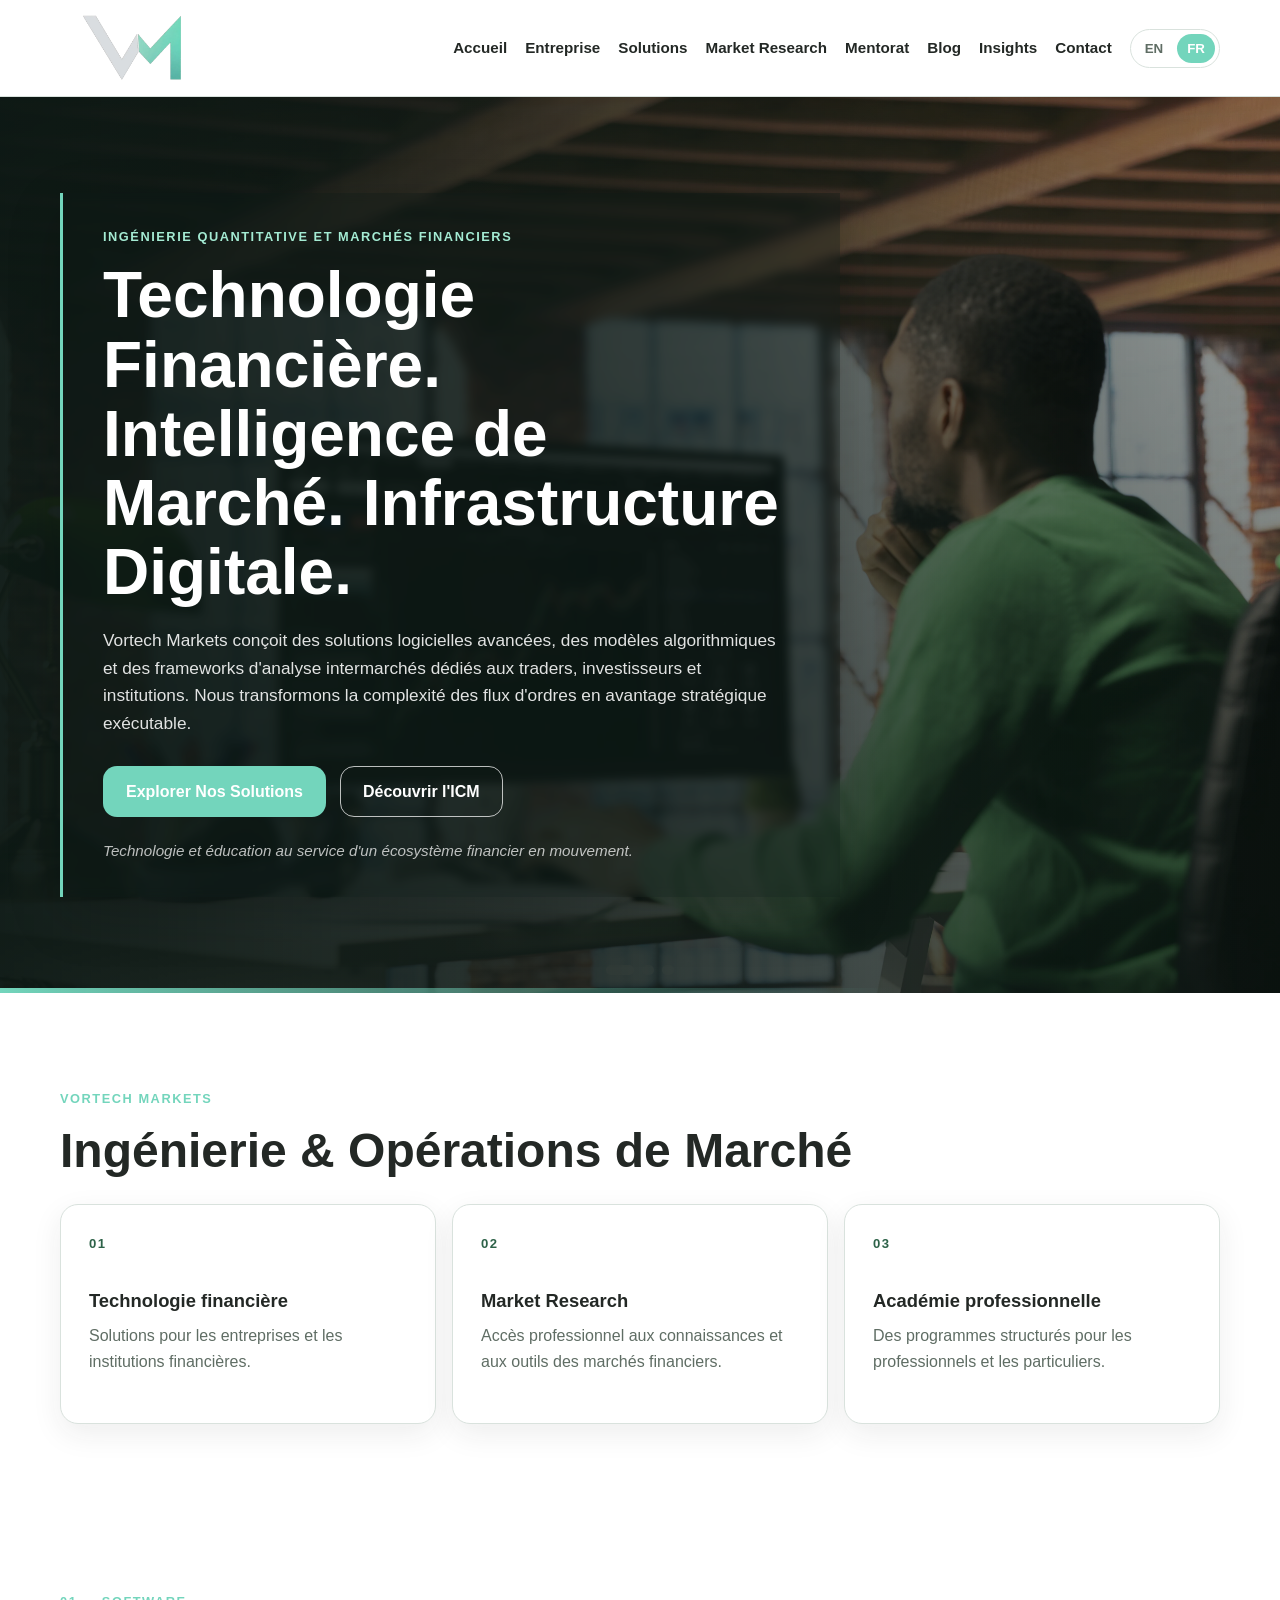
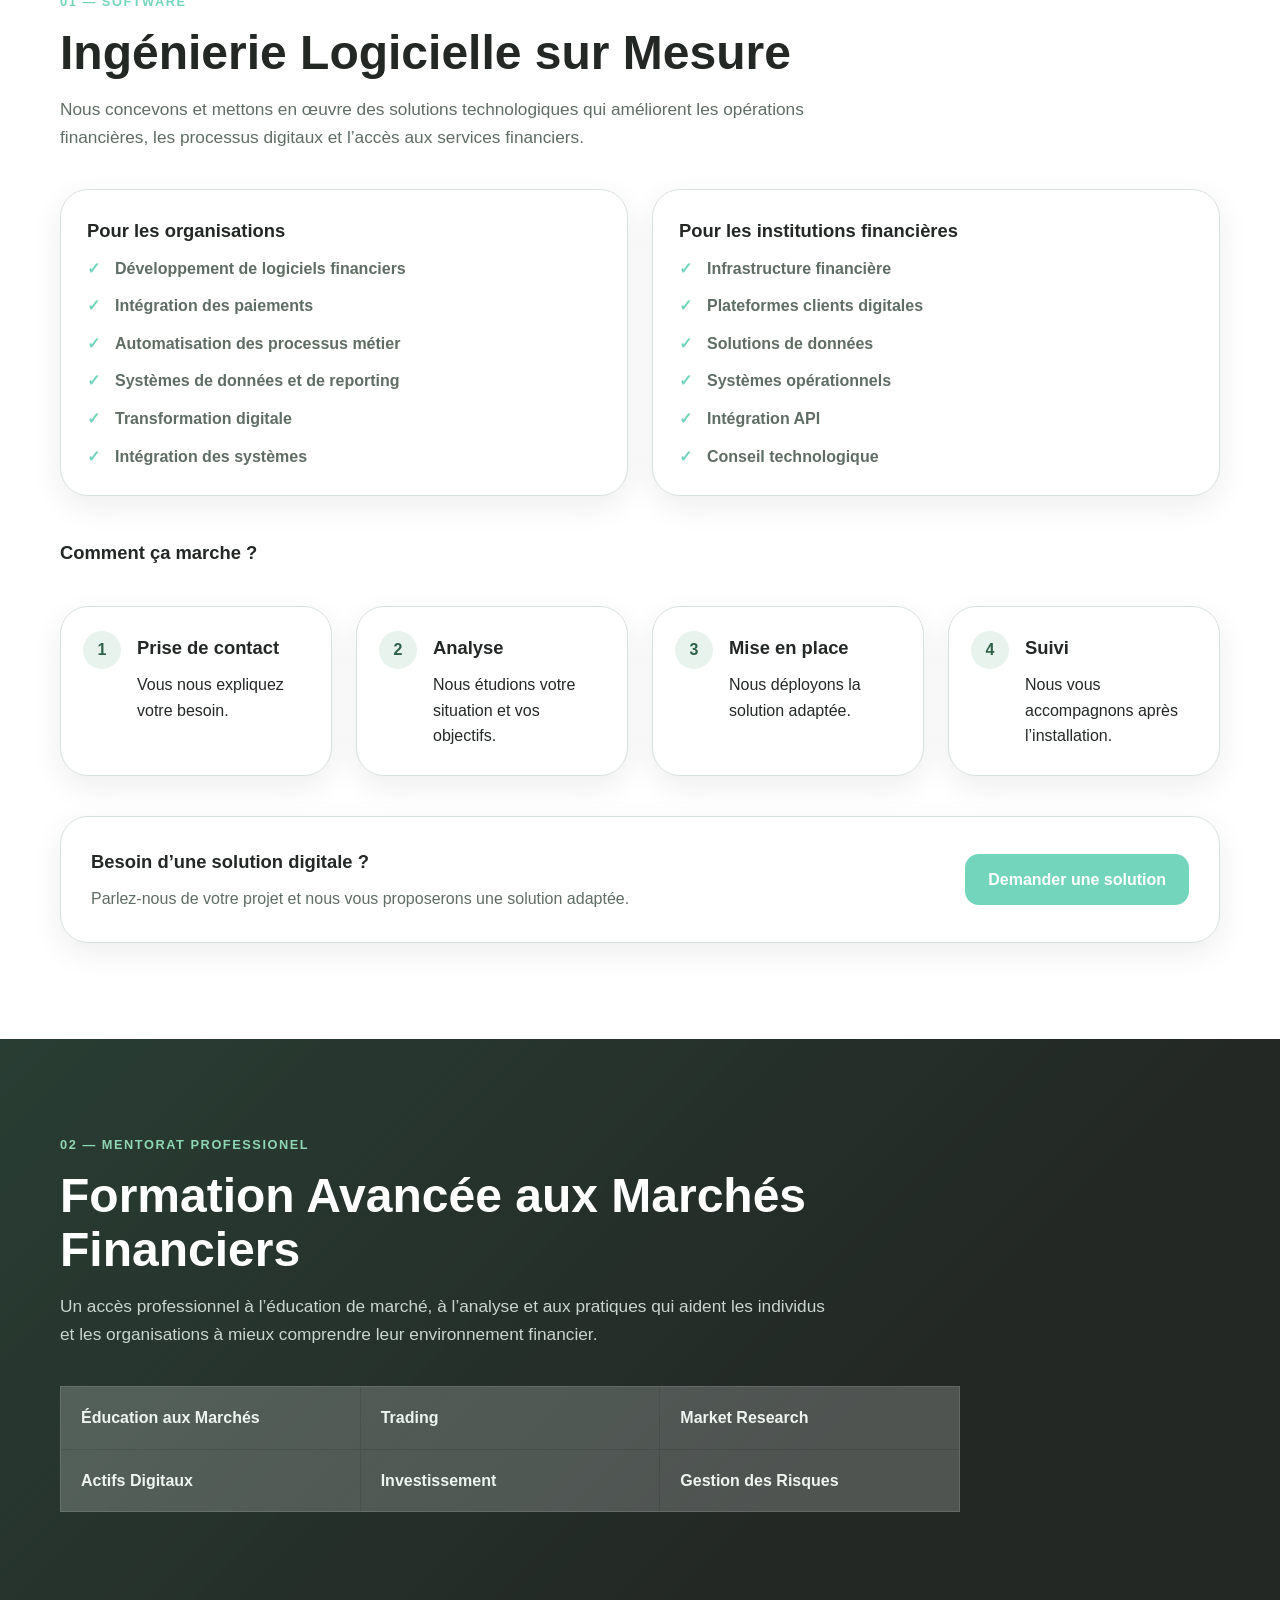
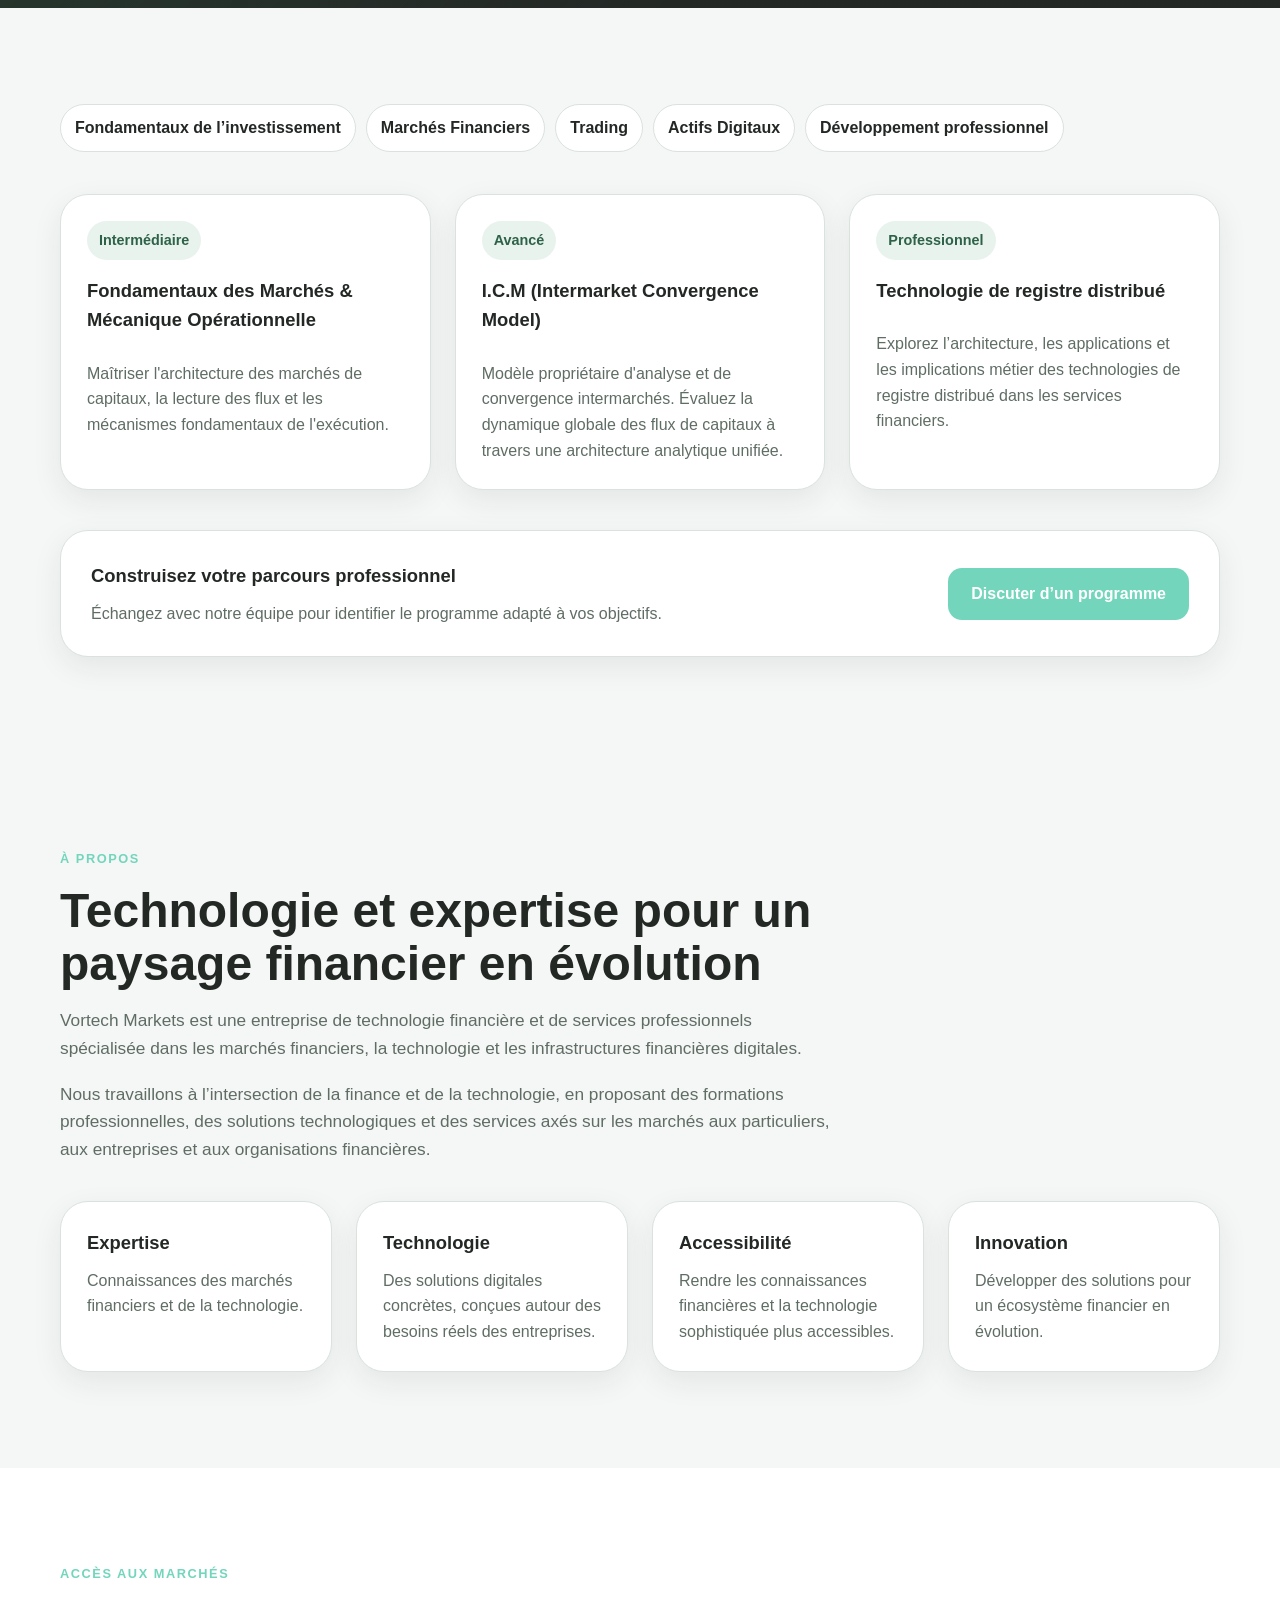
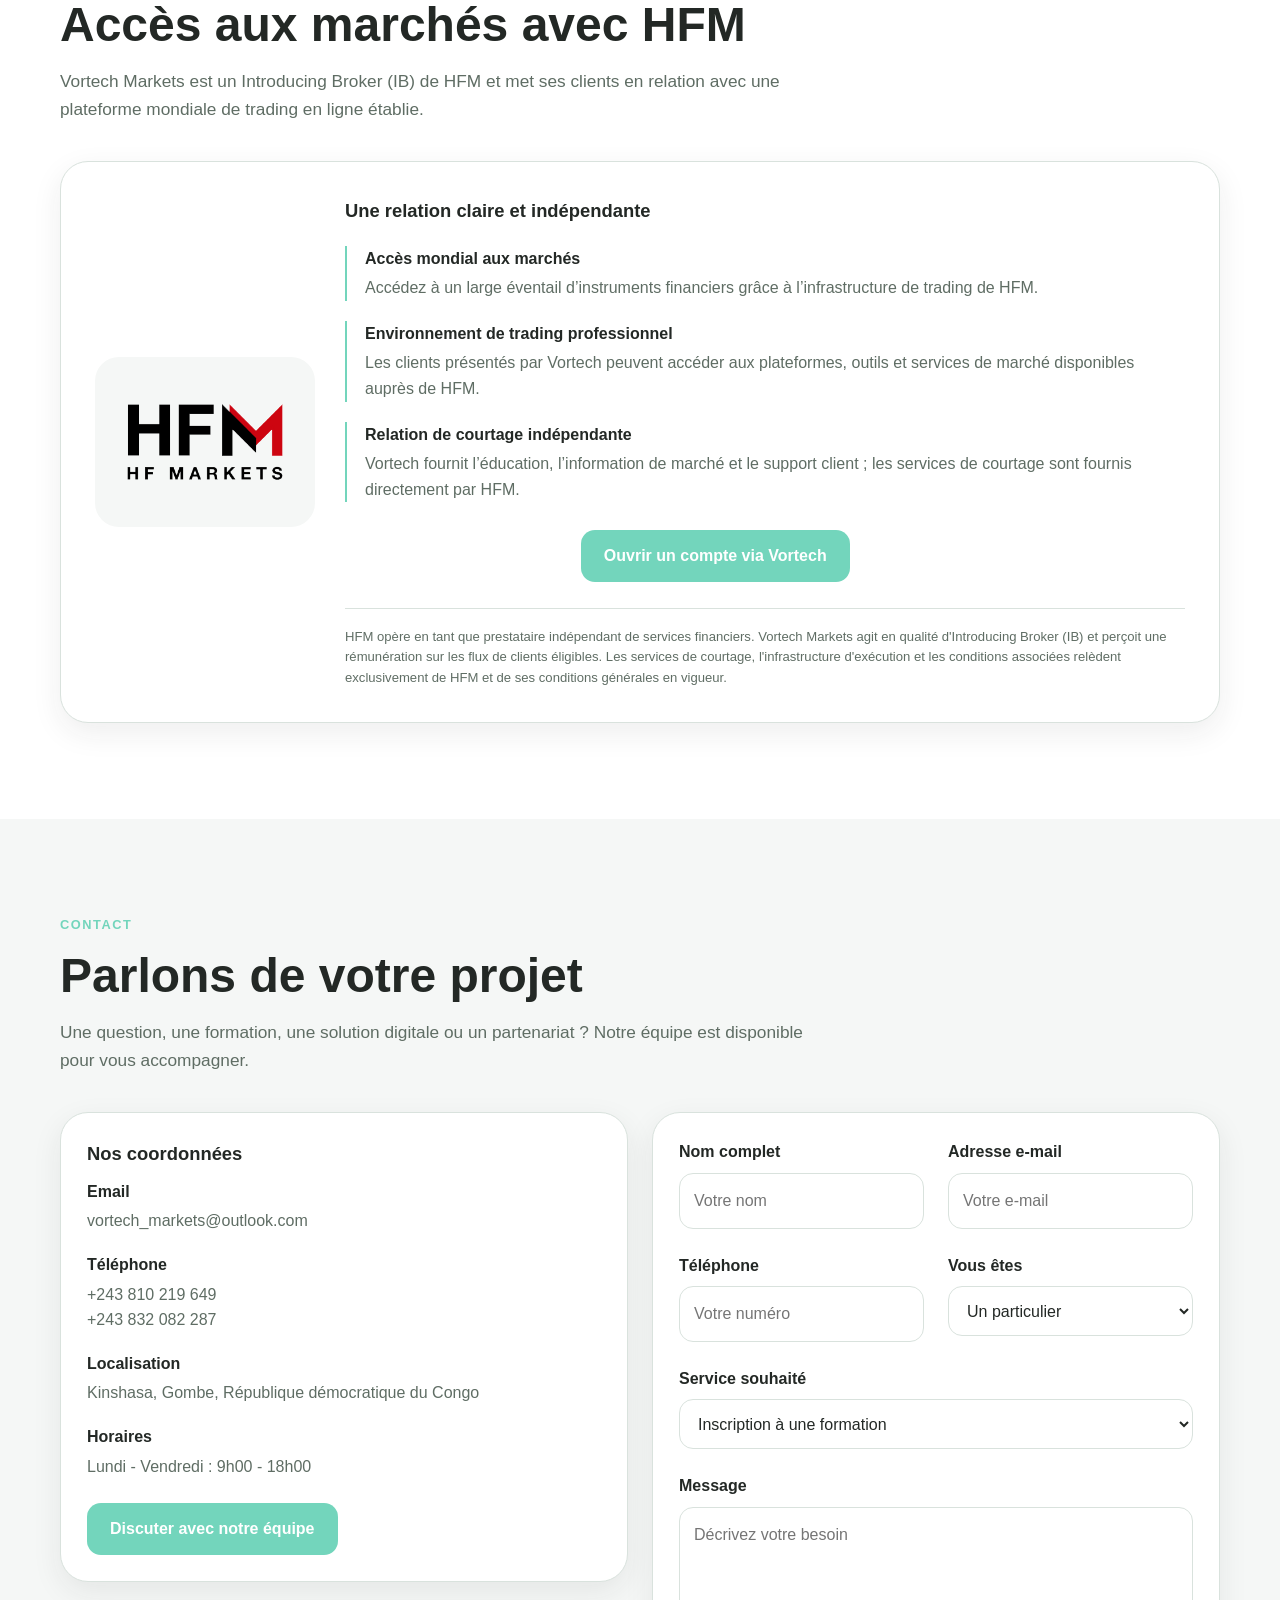
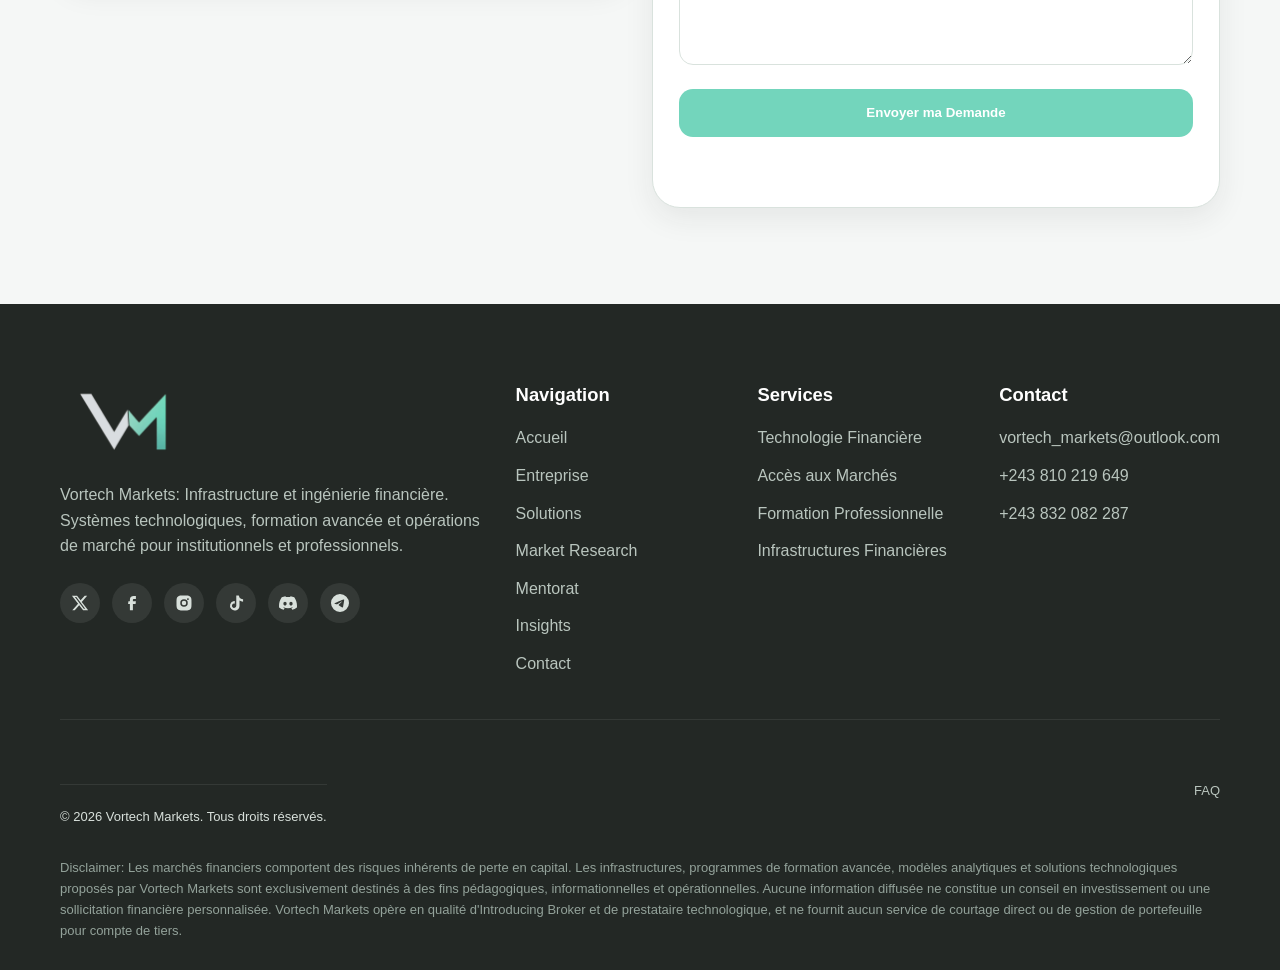
<file: index.html>
<!DOCTYPE html>
<html lang="en" data-en-lang="en" data-fr-lang="fr">
<head>
  <meta charset="UTF-8">
  <meta name="viewport" content="width=device-width, initial-scale=1.0">

  <title>Vortech Markets | Next-Gen Financial Ecosystem</title>

  <meta
    name="description"
    content="We empower traders, investors, and institutions through our advanced technology solutions, quantitative models, and tailored mentorship programs."
  >

  <link rel="icon" type="image/webp" href="assets/favicon.png">
  <link rel="stylesheet" href="styles/style.css">
</head>

<body
  data-en-title="Vortech Markets | Next-Gen Financial Ecosystem"
  data-fr-title="Vortech Markets | L’écosystème Financier de Demain"
>

  <a class="skip-link" href="#home">Go to content</a>

  <header class="site-header">
    <div class="container header-inner">
      <a href="index.html#home" class="brand" aria-label="Vortech Markets">
        <img src="assets/logo.webp" alt="Vortech Markets" class="brand-logo">
      </a>

      <button
        class="nav-toggle"
        id="navToggle"
        aria-expanded="false"
        aria-controls="navMenu"
        aria-label="Ouvrir le menu"
      >
        <span></span>
        <span></span>
        <span></span>
      </button>

      <nav class="site-nav" id="navMenu" aria-label="Navigation principale">
        <a href="#home" data-fr="Accueil" data-en="Home">Home</a>
        <a href="#about" data-fr="Entreprise" data-en="Company">Company</a>
        <a href="#solutions" data-fr="Solutions" data-en="Solutions">Solutions</a>
        <a href="#markets" data-fr="Market Research" data-en="Market Research">Market Research</a>
        <a href="#academy" data-fr="Mentorat" data-en="Mentoring">Mentoring</a>
        <a href="blog.html" data-fr="Blog" data-en="Blog">Blog</a>
        <a href="faq.html" data-fr="Insights" data-en="Insights">Insights</a>
        <a href="#contact" data-fr="Contact" data-en="Contact">Contact</a>

        <div class="lang-switch" role="group" aria-label="Choix de langue">
          <button type="button" class="lang-btn active" data-lang="en">EN</button>
          <button type="button" class="lang-btn" data-lang="fr">FR</button>
        </div>
      </nav>
    </div>
  </header>

  <main>

    <!-- HOME -->
    <section id="home" class="section hero section-light">
      <div class="container">
        <div class="hero-grid">

          <div class="hero-content">
            <p class="eyebrow" data-en="Quantitative Engineering & Global Markets" data-fr="Ingénierie Quantitative et Marchés Financiers">
              Quantitative Engineering & Global Markets
            </p>

            <h1
              data-en="Financial Technology. Market Intelligence. Digital Infrastructure."
              data-fr="Technologie Financière. Intelligence de Marché. Infrastructure Digitale."
            >
              Financial Technology. Market Intelligence. Digital Infrastructure.
            </h1>

            <p
              class="lead"
              data-en="Vortech Markets builds advanced software solutions, algorithmic models, and intermarket analysis frameworks for traders, investors, and institutions. We transform order flow complexity into an executable strategic advantage."
              data-fr="Vortech Markets conçoit des solutions logicielles avancées, des modèles algorithmiques et des frameworks d'analyse intermarchés dédiés aux traders, investisseurs et institutions. Nous transformons la complexité des flux d'ordres en avantage stratégique exécutable."
            >
              Vortech Markets builds advanced software solutions, algorithmic models, and intermarket analysis frameworks for traders, investors, and institutions. We transform order flow complexity into an executable strategic advantage.
            </p>

            <div class="hero-actions">
              <a class="btn btn-primary" href="#solutions" data-fr="Explorer Nos Solutions" data-en="Explore Our Solutions">
                Explore our solutions
              </a>

              <a class="btn btn-secondary" href="#academy" data-fr="Découvrir l'ICM" data-en="Discover the ICM">
                Discover the ICM
              </a>
            </div>

            <p
              class="partner-note"
              data-en="Technology and education powering a shifting financial ecosystem."
              data-fr="Technologie et éducation au service d'un écosystème financier en mouvement."
            >
              Technology and education for the evolving financial ecosystem.
            </p>
          </div>

          <div class="hero-media">
            <div class="hero-slider" id="heroSlider">
              <div class="hero-slides">
                <div class="hero-slide is-active">
                  <img src="assets/hero/1.webp" alt="Vortech Markets - Finance & Formation">
                </div>

                <div class="hero-slide">
                  <img src="assets/hero/2.webp" alt="Vortech Markets - Trading">
                </div>

                <div class="hero-slide">
                  <img src="assets/hero/3.webp" alt="Vortech Markets - Digital Solutions">
                </div>
              </div>

              <div class="hero-dots">
                <button type="button" class="hero-dot is-active" data-slide="0" aria-label="Image 1"></button>
                <button type="button" class="hero-dot" data-slide="1" aria-label="Image 2"></button>
                <button type="button" class="hero-dot" data-slide="2" aria-label="Image 3"></button>
              </div>
            </div>
          </div>

        </div>
      </div>
    </section>

    <!-- BUSINESS DIVISIONS -->
    <section class="section divisions section-light">
      <div class="container">
        <div class="section-head divisions-head">
          <p class="eyebrow" data-fr="Vortech Markets" data-en="Vortech Markets">Vortech Markets</p>
          <h2 data-fr="Ingénierie & Opérations de Marché" data-en="Engineering & Market Operations">
            Engineering & Market Operations
          </h2>
        </div>

        <div class="division-grid">
          <a class="division-card" href="#solutions">
            <span class="division-number">01</span>
            <h3 data-fr="Technologie financière" data-en="Financial Technology">Financial Technology</h3>
            <p data-fr="Solutions pour les entreprises et les institutions financières." data-en="Solutions for businesses and financial institutions.">
              Solutions for businesses and financial institutions.
            </p>
          </a>

          <a class="division-card" href="#markets">
            <span class="division-number">02</span>
            <h3 data-fr="Market Research" data-en="Market Research">Market Research</h3>
            <p data-fr="Accès professionnel aux connaissances et aux outils des marchés financiers." data-en="Professional access to knowledge and tools surrounding financial markets.">
              Professional access to knowledge and tools surrounding financial markets.
            </p>
          </a>

          <a class="division-card" href="#academy">
            <span class="division-number">03</span>
            <h3 data-fr="Académie professionnelle" data-en="Professional Academy">Professional Academy</h3>
            <p data-fr="Des programmes structurés pour les professionnels et les particuliers." data-en="Structured programs for professionals and individuals.">
              Structured programs for professionals and individuals.
            </p>
          </a>
        </div>
      </div>
    </section>

    <!-- ACADEMY -->
    <section id="academy" class="section section-grey">
      <div class="container">

        <div class="chip-list">
          <span class="chip" data-fr="Fondamentaux de l’investissement" data-en="Investment Fundamentals">Fondamentaux de l’Investissement</span>
          <span class="chip" data-fr="Marchés Financiers" data-en="Financial Markets">Marchés Financiers</span>
          <span class="chip" data-fr="Trading" data-en="Trading">Trading</span>
          <span class="chip" data-fr="Actifs Digitaux" data-en="Digital Assets">Actifs Digitaux</span>
          <span class="chip" data-fr="Développement professionnel" data-en="Professional Development">Développement professionnel</span>
        </div>

        <div class="grid grid-3 section-space">
          <article class="card course-card">
            <div class="course-top">
              <span class="badge" data-fr="Intermédiaire" data-en="Intermediate">Intermédiaire</span>
            </div>

            <h3 data-fr="Fondamentaux des Marchés & Mécanique Opérationnelle" data-en="Core Market Fundamentals">Core Market Fundamentals</h3>

            <p
            data-fr="Maîtriser l'architecture des marchés de capitaux, la lecture des flux et les mécanismes fondamentaux de l'exécution."
            data-en="Master capital market architecture, order flow mechanics, and execution foundations.">
              Master capital market architecture, order flow mechanics, and execution foundations.
            </p>

          </article>

          <article class="card course-card">
            <div class="course-top">
              <span class="badge" data-fr="Avancé" data-en="Advanced">Avancé</span>
            </div>

            <h3 data-fr="I.C.M (Intermarket Convergence Model)" data-en="I.C.M (Intermarket Convergence Model)">
              I.C.M (Intermarket Convergence Model)
            </h3>

            <p
            data-fr="Modèle propriétaire d'analyse et de convergence intermarchés. Évaluez la dynamique globale des flux de capitaux à travers une architecture analytique unifiée."
            data-en="Proprietary cross-asset framework designed to decode institutional price delivery and unify market intelligence.">
              Proprietary cross-asset framework designed to decode institutional price delivery and unify market intelligence.
            </p>

          </article>

          <article class="card course-card">
            <div class="course-top">
              <span class="badge" data-fr="Professionnel" data-en="Professional">Professionnel</span>
            </div>

            <h3 data-fr="Technologie de registre distribué" data-en="Distributed Ledger Technology">Distributed Ledger Technology</h3>

            <p data-fr="Explorez l’architecture, les applications et les implications métier des technologies de registre distribué dans les services financiers." data-en="Explore the architecture, applications and business implications of distributed ledger technologies across financial services.">
              Explore the architecture, applications and business implications of distributed ledger technologies across financial services.
            </p>

          </article>
        </div>

        <div class="cta-box">
          <div>
            <h3 data-fr="Construisez votre parcours professionnel" data-en="Build your professional pathway">
              Build your professional pathway
            </h3>
            <p data-fr="Échangez avec notre équipe pour identifier le programme adapté à vos objectifs." data-en="Speak with our team to identify the program that fits your goals.">
              Speak with our team to identify the program that fits your goals.
            </p>
          </div>

          <a class="btn btn-primary" href="#contact" data-fr="Discuter d’un programme" data-en="Discuss a Professional Program">
            Discuss a Professional Program
          </a>
        </div>

      </div>
    </section>

    <!-- MARKET RESEARCH -->
    <section id="markets" class="section section-dark markets-section">
      <div class="container">
        <div class="section-head">
          <p class="eyebrow" data-fr="02 — Mentorat Professionel" data-en="02 — Professional Mentoring">02 — Professional Mentoring</p>
          <h2 data-fr="Formation Avancée aux Marchés Financiers" data-en="Advanced Capital Markets Education">
            Advanced Capital Markets Education
          </h2>
          <p class="lead" data-fr="Un accès professionnel à l’éducation de marché, à l’analyse et aux pratiques qui aident les individus et les organisations à mieux comprendre leur environnement financier." data-en="Professional access to market education, analysis and practices that help individuals and organizations better understand their financial environment.">
            Professional access to market education, analysis and practices that help individuals and organizations better understand their financial environment.
          </p>
        </div>

        <ul class="division-list">
          <li data-fr="Éducation aux Marchés" data-en="Market Education">Market Education</li>
          <li data-fr="Trading" data-en="Trading">Trading</li>
          <li data-fr="Market Research" data-en="Market Research">Market Research</li>
          <li data-fr="Actifs Digitaux" data-en="Digital Assets">Digital Assets</li>
          <li data-fr="Investissement" data-en="Investing">Investing</li>
          <li data-fr="Gestion des Risques" data-en="Risk management">Risk Management</li>
        </ul>
      </div>
    </section>

    <!-- SOLUTIONS -->
    <section id="solutions" class="section section-light">
      <div class="container">

        <div class="section-head">
          <p class="eyebrow" data-fr="01 — Software" data-en="01 — Software">01 — Software</p>

          <h2
            data-en="Custom Software Engineering"
            data-fr="Ingénierie Logicielle sur Mesure"
          >
            Custom Software Engineering
          </h2>

          <p
            class="lead"
            data-fr="Nous concevons et mettons en œuvre des solutions technologiques qui améliorent les opérations financières, les processus digitaux et l’accès aux services financiers."
            data-en="We design and implement technology solutions that improve financial operations, digital processes and access to financial services."
          >
            We design and implement technology solutions that improve financial operations, digital processes and access to financial services.
          </p>
        </div>

        <div class="grid grid-2">
          <article class="card">
            <h3 data-fr="Pour les organisations" data-en="For Organizations">For Organizations</h3>

            <ul class="checked-list">
              <li data-fr="Développement de logiciels financiers" data-en="Financial software development">Financial software development</li>
              <li data-fr="Intégration des paiements" data-en="Payment integration">Payment integration</li>
              <li data-fr="Automatisation des processus métier" data-en="Business process automation">Business process automation</li>
              <li data-fr="Systèmes de données et de reporting" data-en="Data & reporting systems">Data &amp; reporting systems</li>
              <li data-fr="Transformation digitale" data-en="Digital transformation">Digital transformation</li>
              <li data-fr="Intégration des systèmes" data-en="System integration">System integration</li>
            </ul>
          </article>

          <article class="card">
            <h3 data-fr="Pour les institutions financières" data-en="For Financial Institutions">For Financial Institutions</h3>

            <ul class="checked-list">
              <li data-fr="Infrastructure financière" data-en="Financial infrastructure">Financial infrastructure</li>
              <li data-fr="Plateformes clients digitales" data-en="Digital customer platforms">Digital customer platforms</li>
              <li data-fr="Solutions de données" data-en="Data solutions">Data solutions</li>
              <li data-fr="Systèmes opérationnels" data-en="Operational systems">Operational systems</li>
              <li data-fr="Intégration API" data-en="API integration">API integration</li>
              <li data-fr="Conseil technologique" data-en="Technology consulting">Technology consulting</li>
            </ul>
          </article>
        </div>

        <div class="section-head section-space">
          <h3 data-fr="Comment ça marche ?" data-en="How it works?">How it works?</h3>
        </div>

        <div class="grid grid-4 steps">
          <article class="step">
            <h3 data-fr="Prise de contact" data-en="Contact">Prise de contact</h3>
            <p data-fr="Vous nous expliquez votre besoin." data-en="You explain your need.">Vous nous expliquez votre besoin.</p>
          </article>

          <article class="step">
            <h3 data-fr="Analyse" data-en="Analysis">Analyse</h3>
            <p data-fr="Nous étudions votre situation et vos objectifs." data-en="We review your situation and goals.">Nous étudions votre situation et vos objectifs.</p>
          </article>

          <article class="step">
            <h3 data-fr="Mise en place" data-en="Implementation">Mise en place</h3>
            <p data-fr="Nous déployons la solution adaptée." data-en="We deploy the adapted solution.">Nous déployons la solution adaptée.</p>
          </article>

          <article class="step">
            <h3 data-fr="Suivi" data-en="Follow-up">Suivi</h3>
            <p data-fr="Nous vous accompagnons après l’installation." data-en="We support you after setup.">Nous vous accompagnons après l’installation.</p>
          </article>
        </div>

        <div class="cta-box">
          <div>
            <h3 data-fr="Besoin d’une solution digitale ?" data-en="Need a digital solution?">
              Besoin d’une solution digitale ?
            </h3>
            <p data-fr="Parlez-nous de votre projet et nous vous proposerons une solution adaptée." data-en="Tell us about your project and we will propose an adapted solution.">
              Parlez-nous de votre projet et nous vous proposerons une solution adaptée.
            </p>
          </div>

          <a class="btn btn-primary" href="#contact" data-fr="Demander une solution" data-en="Request a solution">
            Demander une solution
          </a>
        </div>

      </div>
    </section>

    <!-- ABOUT -->
    <section id="about" class="section section-grey">
      <div class="container">

        <div class="section-head">
          <p class="eyebrow" data-fr="À propos" data-en="About">À propos</p>

          <h2
            data-fr="Technologie et expertise pour un paysage financier en évolution"
            data-en="Technology and expertise for a changing financial landscape"
          >
            Technology and expertise for a changing financial landscape
          </h2>

          <p
            class="lead"
            data-fr="Vortech Markets est une entreprise de technologie financière et de services professionnels spécialisée dans les marchés financiers, la technologie et les infrastructures financières digitales."
            data-en="Vortech Markets is a financial technology and professional services company focused on financial markets, technology and digital financial infrastructure."
          >
            Vortech Markets is a financial technology and professional services company focused on financial markets, technology and digital financial infrastructure.
          </p>

          <p
            class="lead about-detail"
            data-fr="Nous travaillons à l’intersection de la finance et de la technologie, en proposant des formations professionnelles, des solutions technologiques et des services axés sur les marchés aux particuliers, aux entreprises et aux organisations financières."
            data-en="We work at the intersection of finance and technology, providing professional education, technology solutions and market-focused services to individuals, businesses and financial organizations."
          >
            We work at the intersection of finance and technology, providing professional education, technology solutions and market-focused services to individuals, businesses and financial organizations.
          </p>
        </div>

        <div class="grid grid-4">
          <article class="card">
            <h3 data-fr="Expertise" data-en="Expertise">Expertise</h3>
            <p data-fr="Connaissances des marchés financiers et de la technologie." data-en="Financial markets and technology knowledge.">Financial markets and technology knowledge.</p>
          </article>

          <article class="card">
            <h3 data-fr="Technologie" data-en="Technology">Technology</h3>
            <p data-fr="Des solutions digitales concrètes, conçues autour des besoins réels des entreprises." data-en="Practical digital solutions built around real business needs.">
              Practical digital solutions built around real business needs.
            </p>
          </article>

          <article class="card">
            <h3 data-fr="Accessibilité" data-en="Accessibility">Accessibility</h3>
            <p data-fr="Rendre les connaissances financières et la technologie sophistiquée plus accessibles." data-en="Making sophisticated financial knowledge and technology more accessible.">
              Making sophisticated financial knowledge and technology more accessible.
            </p>
          </article>

          <article class="card">
            <h3 data-fr="Innovation" data-en="Innovation">Innovation</h3>
            <p data-fr="Développer des solutions pour un écosystème financier en évolution." data-en="Developing solutions for the evolving financial ecosystem.">
              Developing solutions for the evolving financial ecosystem.
            </p>
          </article>
        </div>

      </div>
    </section>

    <!-- HFM MARKET ACCESS -->
    <section id="partner" class="section section-light">
      <div class="container">

        <div class="section-head">
          <p class="eyebrow" data-fr="Accès aux marchés" data-en="Market access">Accès aux marchés</p>

          <h2 data-fr="Accès aux marchés avec HFM" data-en="Market Access Through HFM">
            Market Access Through HFM
          </h2>

          <p
            class="lead"
            data-fr="Vortech Markets est un Introducing Broker (IB) de HFM et met ses clients en relation avec une plateforme mondiale de trading en ligne établie."
            data-en="Vortech Markets is an Introducing Broker (IB) for HFM, connecting clients with an established global online trading platform."
          >
            Vortech Markets is an Introducing Broker (IB) for HFM, connecting clients with an established global online trading platform.
          </p>
        </div>

        <div class="partner-box">
          <div class="partner-logo">
            <img src="assets/partners/hfm.png" alt="HF Markets">
          </div>

          <div class="partner-content">
            <h3 data-fr="Une relation claire et indépendante" data-en="A clear and independent relationship">A clear and independent relationship</h3>

            <ul class="partner-points">
              <li>
                <strong data-fr="Accès mondial aux marchés" data-en="Global Market Access">Global Market Access</strong>
                <span data-fr="Accédez à un large éventail d’instruments financiers grâce à l’infrastructure de trading de HFM." data-en="Access a broad range of financial instruments through HFM's trading infrastructure.">Access a broad range of financial instruments through HFM's trading infrastructure.</span>
              </li>
              <li>
                <strong data-fr="Environnement de trading professionnel" data-en="Professional Trading Environment">Professional Trading Environment</strong>
                <span data-fr="Les clients présentés par Vortech peuvent accéder aux plateformes, outils et services de marché disponibles auprès de HFM." data-en="Clients introduced through Vortech can access HFM's available trading platforms, tools and market services.">Clients introduced through Vortech can access HFM's available trading platforms, tools and market services.</span>
              </li>
              <li>
                <strong data-fr="Relation de courtage indépendante" data-en="Independent Brokerage Relationship">Independent Brokerage Relationship</strong>
                <span data-fr="Vortech fournit l’éducation, l’information de marché et le support client ; les services de courtage sont fournis directement par HFM." data-en="Vortech provides education, market information and client support, while brokerage services are provided directly by HFM.">Vortech provides education, market information and client support, while brokerage services are provided directly by HFM.</span>
              </li>
            </ul>

            <div class="partner-actions">
              <a class="btn btn-secondary" href="https://www.hfm.com" target="_blank" rel="noopener" data-fr="En savoir plus sur HFM" data-en="Learn about HFM">
                Learn about HFM
              </a>
              <a class="btn btn-primary" href="https://www.hfm.com" target="_blank" rel="noopener" data-fr="Ouvrir un compte via Vortech" data-en="Open an account through Vortech">
                Open an account through Vortech
              </a>
            </div>

            <p class="partner-disclosure"
            data-fr="HFM opère en tant que prestataire indépendant de services financiers. Vortech Markets agit en qualité d'Introducing Broker (IB) et perçoit une rémunération sur les flux de clients éligibles. Les services de courtage, l'infrastructure d'exécution et les conditions associées relèdent exclusivement de HFM et de ses conditions générales en vigueur."
            data-en="HFM operates as an independent financial services provider. Vortech Markets acts as an Introducing Broker and may receive compensation for eligible client referrals. Brokerage services, account parameters, execution, and applicable fees are provided exclusively by HFM and are subject to its terms and conditions.">
            HFM operates as an independent financial services provider. Vortech Markets acts as an Introducing Broker and may receive compensation for eligible client referrals. Brokerage services, account parameters, execution, and applicable fees are provided exclusively by HFM and are subject to its terms and conditions.
          </div>
        </div>

      </div>
    </section>

    <!-- CONTACT -->
    <section id="contact" class="section section-grey">
      <div class="container">

        <div class="section-head">
          <p class="eyebrow" data-fr="Contact" data-en="Contact">Contact</p>

          <h2 data-fr="Parlons de votre projet" data-en="Let’s talk about your project">
            Parlons de votre projet
          </h2>

          <p
            class="lead"
            data-fr="Une question, une formation, une solution digitale ou un partenariat ? Notre équipe est disponible pour vous accompagner."
            data-en="A question, a training program, a digital solution or a partnership? Our team is available to support you."
          >
            Une question, une formation, une solution digitale ou un partenariat ? Notre équipe est disponible pour vous accompagner.
          </p>
        </div>

        <div class="grid grid-2 contact-grid">

                    <div class="card contact-details-card">
            <h3 data-fr="Nos coordonnées" data-en="Our contact details">Nos coordonnées</h3>

            <ul class="contact-list">
              <li>
                <strong>Email</strong>
                <a href="mailto:vortech_markets@outlook.com">vortech_markets@outlook.com</a>
              </li>

              <li>
                <strong data-fr="Téléphone" data-en="Phone">Téléphone</strong>
                <a href="tel:+243810219649">+243 810 219 649</a><br>
                <a href="tel:+243832082287">+243 832 082 287</a>
              </li>


              <li>
                <strong data-fr="Localisation" data-en="Location">Localisation</strong>
                <span data-fr="Kinshasa, Gombe, République démocratique du Congo" data-en="Kinshasa, Gombe, Democratic Republic of the Congo">Kinshasa, Gombe, République démocratique du Congo</span>
              </li>

              <li>
                <strong data-fr="Horaires" data-en="Working hours">Horaires</strong>
                <span data-fr="Lundi - Vendredi : 9h00 - 18h00" data-en="Monday - Friday: 9:00 AM - 6:00 PM">
                  Lundi - Vendredi : 9h00 - 18h00
                </span>
              </li>
            </ul>

            <a
              class="btn btn-primary"
              href="https://wa.me/243810219649"
              target="_blank"
              rel="noopener"
              data-fr="Discuter avec notre équipe"
              data-en="Chat with our team"
            >
              Discuter avec notre équipe
            </a>
          </div>

          <div class="card form-card">
            <form id="contactForm" action="https://formspree.io/f/mrpzrljp" method="POST">
  
  <input type="hidden" name="_subject" value="Nouvelle demande de contact - Vortech Markets">
  <input type="hidden" name="_template" value="table">
  
  <div class="form-grid">
                <div class="form-group">
                  <label for="name" data-fr="Nom complet" data-en="Full name">Nom complet</label>
                  <input
                    type="text"
                    id="name"
                    name="name"
                    required
                    data-fr-placeholder="Votre nom"
                    data-en-placeholder="Your name"
                    placeholder="Votre nom"
                  >
                </div>

                <div class="form-group">
                  <label for="email" data-fr="Adresse e-mail" data-en="Email address">Adresse e-mail</label>
                  <input
                    type="email"
                    id="email"
                    name="email"
                    required
                    data-fr-placeholder="Votre e-mail"
                    data-en-placeholder="Your email"
                    placeholder="Votre e-mail"
                  >
                </div>

                <div class="form-group">
                  <label for="phone" data-fr="Téléphone" data-en="Phone">Téléphone</label>
                  <input
                    type="tel"
                    id="phone"
                    name="phone"
                    data-fr-placeholder="Votre numéro"
                    data-en-placeholder="Your number"
                    placeholder="Votre numéro"
                  >
                </div>

                <div class="form-group">
                  <label for="profile" data-fr="Vous êtes" data-en="You are">Vous êtes</label>
                  <select id="profile" name="profile">
                    <option value="individual" data-fr="Un particulier" data-en="An individual">An individual</option>
                    <option value="business-organization" data-fr="Une entreprise / organisation" data-en="A business / organization">A business / organization</option>
                  </select>
                </div>

                <div class="form-group full">
                  <label for="service" data-fr="Service souhaité" data-en="Service needed">Service souhaité</label>
                  <select id="service" name="service">
                    <option value="academy" data-fr="Inscription à une formation" data-en="Course registration">Inscription à une formation</option>
                    <option value="solutions" data-fr="Solution digitale" data-en="Digital solution">Solution digitale</option>
                    <option value="partner" data-fr="Partenariat" data-en="Partnership">Partenariat</option>
                    <option value="other" data-fr="Autre" data-en="Other">Autre</option>
                  </select>
                </div>

                <div class="form-group full">
                  <label for="message" data-fr="Message" data-en="Message">Message</label>
                  <textarea
                    id="message"
                    name="message"
                    rows="5"
                    required
                    data-fr-placeholder="Décrivez votre besoin"
                    data-en-placeholder="Describe your need"
                    placeholder="Décrivez votre besoin"
                  ></textarea>
                </div>

                <div class="form-group full">
                  <button class="btn btn-primary" type="submit" data-fr="Envoyer ma Demande" data-en="Send my Request">
                    Envoyer ma Demande
                  </button>

                  <p class="form-status" id="formStatus" role="status"></p>
                </div>
              </div>

            </form>
          </div>

        </div>

      </div>
    </section>

  </main>

    <footer class="site-footer">
    <div class="container">

      <div class="footer-grid">
        <div>
          <a href="index.html#home" class="brand footer-brand" aria-label="Vortech Markets">
            <img src="assets/logo.webp" alt="Vortech Markets" class="brand-logo">
          </a>

          <p
            data-fr="Vortech Markets: Infrastructure et ingénierie financière. Systèmes technologiques, formation avancée et opérations de marché pour institutionnels et professionnels."
            data-en="Vortech Markets: Financial infrastructure and engineering. Technological systems, advanced education, and market operations for institutions and professionals."
          >
            Vortech Markets: Financial infrastructure and engineering. Technological systems, advanced education, and market operations for institutions and professionals.
          </p>

          <div class="socials">
            <a href="https://x.com/vortechmarkets_" target="_blank" rel="noopener" aria-label="X"><svg viewBox="0 0 24 24" width="18" height="18" fill="currentColor"><path d="M18.244 2.25h3.308l-7.227 8.26 8.502 11.24H16.17l-5.214-6.817L4.99 21.75H1.68l7.73-8.835L1.254 2.25H8.08l4.713 6.231zm-1.161 17.52h1.833L7.084 4.126H5.117z"/></svg></a>
            <a href="https://web.facebook.com/profile.php?id=61572545121794" target="_blank" rel="noopener" aria-label="Facebook"><svg viewBox="0 0 24 24" width="18" height="18" fill="currentColor"><path d="M9.198 21.5h4v-8.01h3.604l.396-3.98h-4V7.5a1 1 0 0 1 1-1h3v-4h-3a5 5 0 0 0-5 5v2.01h-2l-.396 3.98h2.396v8.01Z"/></svg></a>
            <a href="https://www.instagram.com/vortechmarkets/" target="_blank" rel="noopener" aria-label="Instagram"><svg viewBox="0 0 24 24" width="18" height="18" fill="currentColor"><path d="M12 2c2.717 0 3.056.01 4.122.06 1.065.05 1.79.217 2.428.465.66.254 1.216.598 1.772 1.153a4.908 4.908 0 0 1 1.153 1.772c.247.637.415 1.363.465 2.428.047 1.066.06 1.405.06 4.122 0 2.717-.01 3.056-.06 4.122-.05 1.065-.218 1.79-.465 2.428a4.883 4.883 0 0 1-1.153 1.772 4.915 4.915 0 0 1-1.772 1.153c-.637.247-1.363.415-2.428.465-1.066.047-1.405.06-4.122.06-2.717 0-3.056-.01-4.122-.06-1.065-.05-1.79-.218-2.428-.465a4.89 4.89 0 0 1-1.772-1.153 4.904 4.904 0 0 1-1.153-1.772c-.248-.637-.415-1.363-.465-2.428C2.013 15.056 2 14.717 2 12c0-2.717.01-3.056.06-4.122.05-1.066.217-1.79.465-2.428a4.88 4.88 0 0 1 1.153-1.772A4.897 4.897 0 0 1 5.45 2.525c.638-.248 1.362-.415 2.428-.465C8.944 2.013 9.283 2 12 2Zm0 5a5 5 0 1 0 0 10 5 5 0 0 0 0-10Zm6.5-.25a1.25 1.25 0 1 0-2.5 0 1.25 1.25 0 0 0 2.5 0ZM12 9a3 3 0 1 1 0 6 3 3 0 0 1 0-6Z"/></svg></a>
            <a href="https://www.tiktok.com/@vortech.markets" target="_blank" rel="noopener" aria-label="TikTok"><svg viewBox="0 0 24 24" width="18" height="18" fill="currentColor"><path d="M19.59 6.69a4.83 4.83 0 0 1-3.77-4.25V2h-3.45v13.67a2.89 2.89 0 0 1-5.2 1.74 2.89 2.89 0 0 1 2.31-4.64 2.93 2.93 0 0 1 .88.13V9.4a6.84 6.84 0 0 0-1-.05A6.33 6.33 0 0 0 5.8 20.1a6.34 6.34 0 0 0 10.86-4.43v-7a8.16 8.16 0 0 0 4.77 1.52v-3.4a4.85 4.85 0 0 1-1.84-.1Z"/></svg></a>
            <a href="#" target="_blank" rel="noopener" aria-label="Discord"><svg viewBox="0 0 24 24" width="18" height="18" fill="currentColor"><path d="M20.317 4.3698a19.7913 19.7913 0 00-4.8851-1.5152.0741.0741 0 00-.0785.0371c-.211.3753-.4447.8648-.6083 1.2495-1.8447-.2762-3.68-.2762-5.4868 0-.1636-.3933-.4058-.8742-.6177-1.2495a.077.077 0 00-.0785-.037 19.7363 19.7363 0 00-4.8852 1.515.0699.0699 0 00-.0321.0277C.5334 9.0458-.319 13.5799.0992 18.0578a.0824.0824 0 00.0312.0561c2.0528 1.5076 4.0413 2.4228 5.9929 3.0294a.0777.0777 0 00.0842-.0276c.4616-.6304.8731-1.2952 1.226-1.9942a.076.076 0 00-.0416-.1057c-.6528-.2476-1.2743-.5495-1.8722-.8923a.077.077 0 01-.0076-.1277c.1258-.0943.2517-.1923.3718-.2914a.0743.0743 0 01.0776-.0105c3.9278 1.7933 8.18 1.7933 12.0614 0a.0739.0739 0 01.0785.0095c.1202.099.246.1981.3728.2924a.077.077 0 01-.0066.1276 12.2986 12.2986 0 01-1.873.8914.0766.0766 0 00-.0407.1067c.3604.698.7719 1.3628 1.225 1.9932a.076.076 0 00.0842.0286c1.961-.6067 3.9495-1.5219 6.0023-3.0294a.077.077 0 00.0313-.0552c.5004-5.177-.8382-9.6739-3.5485-13.6604a.061.061 0 00-.0312-.0286zM8.02 15.3312c-1.1825 0-2.1569-1.0857-2.1569-2.419 0-1.3332.9555-2.4189 2.157-2.4189 1.2108 0 2.1757 1.0952 2.1568 2.419 0 1.3332-.9555 2.4189-2.1569 2.4189zm7.9748 0c-1.1825 0-2.1569-1.0857-2.1569-2.419 0-1.3332.9554-2.4189 2.1569-2.4189 1.2108 0 2.1757 1.0952 2.1568 2.419 0 1.3332-.946 2.4189-2.1568 2.4189Z"/></svg></a>
            <a href="#" target="_blank" rel="noopener" aria-label="Telegram"><svg viewBox="0 0 24 24" width="18" height="18" fill="currentColor"><path d="M11.944 0A12 12 0 0 0 0 12a12 12 0 0 0 12 12 12 12 0 0 0 12-12A12 12 0 0 0 12 0a12 12 0 0 0-.056 0zm4.962 7.224c.1-.002.321.023.465.14a.506.506 0 0 1 .171.325c.016.093.036.306.02.472-.18 1.898-.962 6.502-1.36 8.627-.168.9-.499 1.201-.82 1.23-.696.065-1.225-.46-1.9-.902-1.056-.693-1.653-1.124-2.678-1.8-1.185-.78-.417-1.21.258-1.91.177-.184 3.247-2.977 3.307-3.23.007-.032.014-.15-.056-.212s-.174-.041-.249-.024c-.106.024-1.793 1.14-5.061 3.345-.48.33-.913.49-1.302.48-.428-.008-1.252-.241-1.865-.44-.752-.245-1.349-.374-1.297-.789.027-.216.325-.437.893-.663 3.498-1.524 5.83-2.529 6.998-3.014 3.332-1.386 4.025-1.627 4.476-1.635z"/></svg></a>
          </div>
        </div>

        <div>
          <h3 data-fr="Navigation" data-en="Navigation">Navigation</h3>
          <ul class="footer-list">
            <li><a href="#home" data-fr="Accueil" data-en="Home">Home</a></li>
            <li><a href="#about" data-fr="Entreprise" data-en="Company">Company</a></li>
            <li><a href="#solutions" data-fr="Solutions" data-en="Solutions">Solutions</a></li>
            <li><a href="#markets" data-fr="Market Research" data-en="Market Research">Market Research</a></li>
            <li><a href="#academy" data-fr="Mentorat" data-en="Mentoring">Mentoring</a></li>
            <li><a href="faq.html" data-fr="Insights" data-en="Insights">Insights</a></li>
            <li><a href="#contact" data-fr="Contact" data-en="Contact">Contact</a></li>
          </ul>
        </div>

        <div>
          <h3 data-fr="Services" data-en="Services">Services</h3>
          <ul class="footer-list">
            <li data-fr="Technologie Financière" data-en="Financial Technology">Financial Technology</li>
            <li data-fr="Accès aux Marchés" data-en="Market Access">Market Access</li>
            <li data-fr="Formation Professionnelle" data-en="Professional Education">Professional Education</li>
            <li data-fr="Infrastructures Financières" data-en="Digital Financial Infrastructure">Financial Infrastructure</li>
          </ul>
        </div>

        <div>
          <h3 data-fr="Contact" data-en="Contact">Contact</h3>
          <ul class="footer-list">
            <li><a href="mailto:vortech_markets@outlook.com">vortech_markets@outlook.com</a></li>
            <li><a href="tel:+243810219649">+243 810 219 649</a></li>
            <li><a href="tel:+243832082287">+243 832 082 287</a></li>
          </ul>
        </div>
      </div>

      <div class="footer-bottom">
        <p
        class="footer-bottom"
        data-fr="© 2026 Vortech Markets. Tous droits réservés."
        data-en="© 2026 Vortech Markets. All right reserved."
        >© 2026 Vortech Markets. Tous droits réservés.</p>

        <div class="footer-links">
          <a href="faq.html" data-fr="FAQ" data-en="FAQ">FAQ</a>
        </div>

      </div>

       <p
        class="disclaimer"
        data-fr="Disclaimer: Les marchés financiers comportent des risques inhérents de perte en capital. Les infrastructures, programmes de formation avancée, modèles analytiques et solutions technologiques proposés par Vortech Markets sont exclusivement destinés à des fins pédagogiques, informationnelles et opérationnelles. Aucune information diffusée ne constitue un conseil en investissement ou une sollicitation financière personnalisée. Vortech Markets opère en qualité d'Introducing Broker et de prestataire technologique, et ne fournit aucun service de courtage direct ou de gestion de portefeuille pour compte de tiers."
        data-en="Disclaimer: Financial markets involve inherent risks of capital loss. The infrastructures, advanced educational programs, analytical models, and technological solutions provided by Vortech Markets are intended strictly for educational, informational, and operational purposes. Nothing herein constitutes personalized financial advice or an investment solicitation. Vortech Markets acts as an Introducing Broker and technology provider, and does not provide direct brokerage or discretionary portfolio management services."
      >
        Disclaimer: Financial markets involve inherent risks of capital loss. The infrastructures, advanced educational programs, analytical models, and technological solutions provided by Vortech Markets are intended strictly for educational, informational, and operational purposes. Nothing herein constitutes personalized financial advice or an investment solicitation. Vortech Markets acts as an Introducing Broker and technology provider, and does not provide direct brokerage or discretionary portfolio management services.
        </p>
    </div>
  </footer>

  <script src="scripts/script.js"></script>
</body>
</html>
</file>
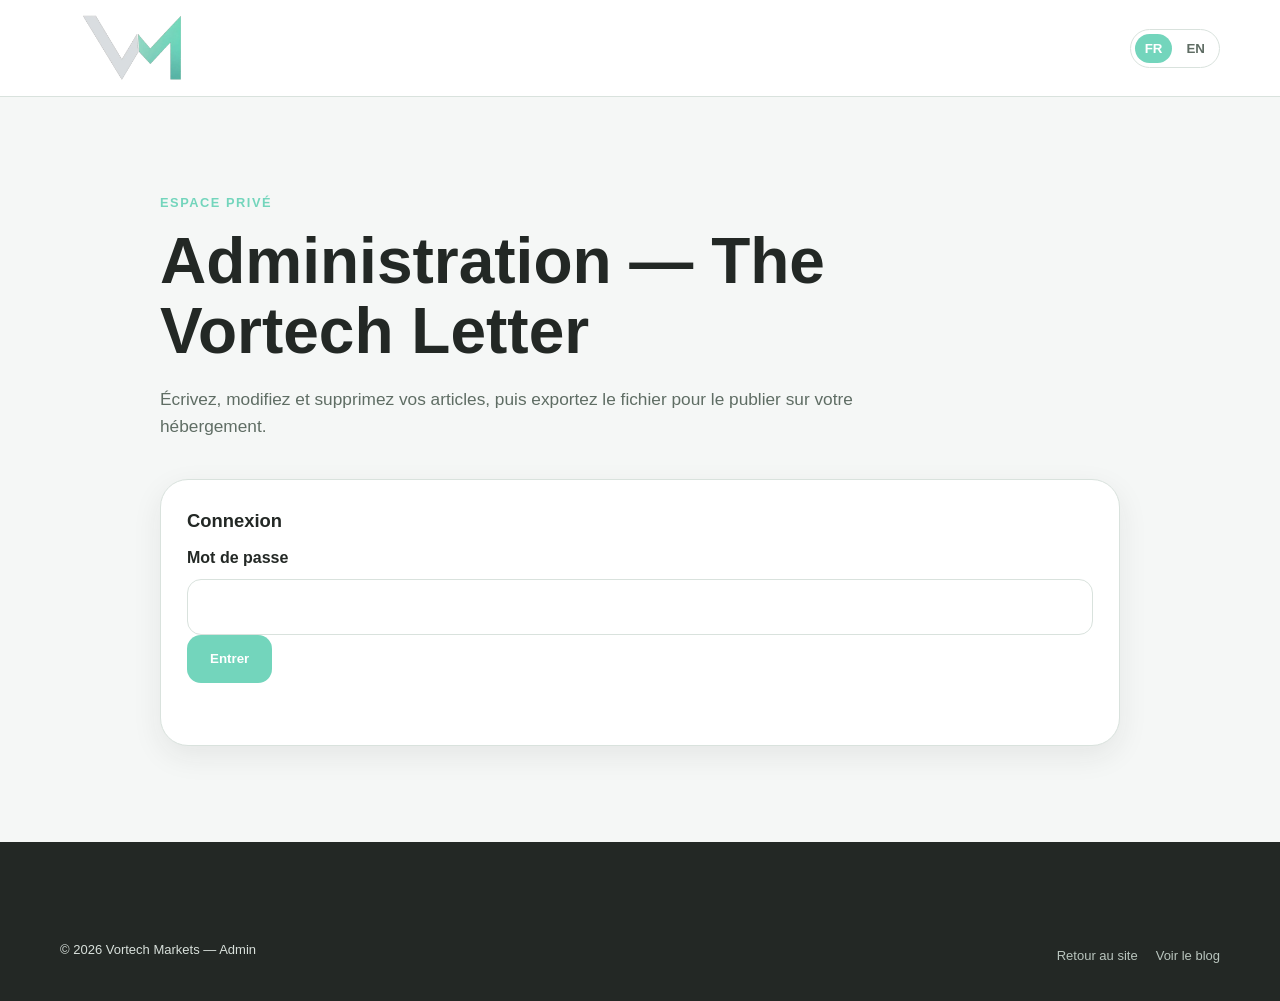
<file: admin.html>
<!DOCTYPE html>
<html lang="fr">
<head>
  <meta charset="UTF-8">
  <meta name="viewport" content="width=device-width, initial-scale=1.0">

  <title>Admin | The Vortech Letter</title>
  <meta name="robots" content="noindex, nofollow">
  <link rel="icon" type="image/png" href="assets/favicon.png">
  <link rel="stylesheet" href="styles/style.css">
</head>

<body>

  <header class="site-header">
    <div class="container header-inner">
      <a href="index.html#home" class="brand" aria-label="Vortech Markets">
        <img src="assets/logo.webp" alt="Vortech Markets" class="brand-logo">
      </a>

      <div class="lang-switch" role="group" aria-label="Choix de langue">
        <button type="button" class="lang-btn active" data-lang="fr">FR</button>
        <button type="button" class="lang-btn" data-lang="en">EN</button>
      </div>
    </div>
  </header>

  <main>
    <section class="section section-grey">
      <div class="container admin-box">

        <div class="section-head">
          <p class="eyebrow" data-fr="Espace privé" data-en="Private area">Espace privé</p>
          <h1 data-fr="Administration — The Vortech Letter" data-en="Admin — The Vortech Letter">
            Administration — The Vortech Letter
          </h1>
          <p
            class="lead"
            data-fr="Écrivez, modifiez et supprimez vos articles, puis exportez le fichier pour le publier sur votre hébergement."
            data-en="Write, edit and delete your articles, then export the file to publish it on your host."
          >
            Écrivez, modifiez et supprimez vos articles, puis exportez le fichier pour le publier sur votre hébergement.
          </p>
        </div>

        <!-- LOGIN -->
        <div id="adminLogin" class="card">
          <h3 data-fr="Connexion" data-en="Login">Connexion</h3>
          <div class="form-group">
            <label for="adminPass" data-fr="Mot de passe" data-en="Password">Mot de passe</label>
            <input type="password" id="adminPass" autocomplete="current-password">
          </div>
          <button class="btn btn-primary" id="adminLoginBtn" type="button" data-fr="Entrer" data-en="Enter">Entrer</button>
          <p class="form-status" id="loginStatus" role="status"></p>
        </div>

        <!-- DASHBOARD -->
        <div id="adminDash" hidden>

          <div class="admin-toolbar">
            <button class="btn btn-primary" id="newArticleBtn" type="button" data-fr="+ Nouvel article" data-en="+ New article">+ Nouvel article</button>
            <button class="btn btn-ghost" id="exportBtn" type="button" data-fr="Exporter articles.json" data-en="Export articles.json">Exporter articles.json</button>
            <label class="btn btn-ghost" for="importFile" data-fr="Importer un JSON" data-en="Import JSON">Importer un JSON</label>
            <input type="file" id="importFile" accept=".json" hidden>
            <button class="btn btn-ghost" id="syncBtn" type="button" data-fr="Synchroniser depuis le site" data-en="Sync from live site">Synchroniser depuis le site</button>
          </div>

          <p class="small-note" data-fr="Pour publier : exportez articles.json puis remplacez le fichier data/articles.json sur votre hébergement." data-en="To publish: export articles.json then replace data/articles.json on your host.">
            Pour publier : exportez articles.json puis remplacez le fichier data/articles.json sur votre hébergement.
          </p>

          <div class="admin-list" id="adminList"></div>

          <!-- EDITOR -->
          <div id="adminEditor" class="card" hidden>
            <h3 id="editorTitle">Nouvel article</h3>

            <div class="form-grid">
              <div class="form-group">
                <label for="fTitleFr">Titre (FR)</label>
                <input type="text" id="fTitleFr">
              </div>
              <div class="form-group">
                <label for="fTitleEn">Title (EN)</label>
                <input type="text" id="fTitleEn">
              </div>

              <div class="form-group">
                <label for="fCatFr">Catégorie (FR)</label>
                <input type="text" id="fCatFr" placeholder="Ex : Formation, Analyse, Éditorial">
              </div>
              <div class="form-group">
                <label for="fCatEn">Category (EN)</label>
                <input type="text" id="fCatEn" placeholder="E.g.: Training, Analysis, Editorial">
              </div>

              <div class="form-group">
                <label for="fDate" data-fr="Date de publication" data-en="Publication date">Date de publication</label>
                <input type="date" id="fDate">
              </div>
              <div class="form-group">
                <label for="fStatus" data-fr="Statut" data-en="Status">Statut</label>
                <select id="fStatus">
                  <option value="published" data-fr="Publié" data-en="Published">Publié</option>
                  <option value="draft" data-fr="Brouillon" data-en="Draft">Brouillon</option>
                </select>
              </div>

              <div class="form-group full">
                <label for="fCover" data-fr="Image de couverture (chemin ou URL, optionnel)" data-en="Cover image (path or URL, optional)">Image de couverture (chemin ou URL, optionnel)</label>
                <input type="text" id="fCover" placeholder="assets/hero/1.webp">
              </div>

              <div class="form-group full">
                <label for="fExFr">Résumé (FR)</label>
                <textarea id="fExFr" rows="2"></textarea>
              </div>
              <div class="form-group full">
                <label for="fExEn">Excerpt (EN)</label>
                <textarea id="fExEn" rows="2"></textarea>
              </div>

              <div class="form-group full">
                <label for="fContentFr" data-fr="Contenu (FR) — sépardez les paragraphes par une ligne vide, ## pour un titre, - pour une liste, **gras**" data-en="Content (FR) — separate paragraphs with an empty line, ## for a heading, - for a list, **bold**">
                  Contenu (FR) — séparez les paragraphes par une ligne vide, ## pour un titre, - pour une liste, **gras**
                </label>
                <textarea id="fContentFr" class="tall" rows="12"></textarea>
              </div>
              <div class="form-group full">
                <label for="fContentEn" data-fr="Contenu (EN) — mêmes règles de formatage" data-en="Content (EN) — same formatting rules">
                  Contenu (EN) — mêmes règles de formatage
                </label>
                <textarea id="fContentEn" class="tall" rows="12"></textarea>
              </div>

              <div class="form-group full admin-actions">
                <button class="btn btn-primary" id="saveBtn" type="button" data-fr="Enregistrer" data-en="Save">Enregistrer</button>
                <button class="btn btn-ghost" id="cancelBtn" type="button" data-fr="Annuler" data-en="Cancel">Annuler</button>
              </div>
            </div>
          </div>

        </div>
      </div>
    </section>
  </main>

  <footer class="site-footer">
    <div class="container">
      <div class="footer-bottom" style="border-top: 0; margin-top: 0;">
        <p>© 2026 Vortech Markets — Admin</p>
        <div class="footer-links">
          <a href="index.html" data-fr="Retour au site" data-en="Back to site">Retour au site</a>
          <a href="blog.html" data-fr="Voir le blog" data-en="View blog">Voir le blog</a>
        </div>
      </div>
    </div>
  </footer>

  <script src="scripts/script.js"></script>
  <script src="scripts/admin.js"></script>
</body>
</html>
</file>
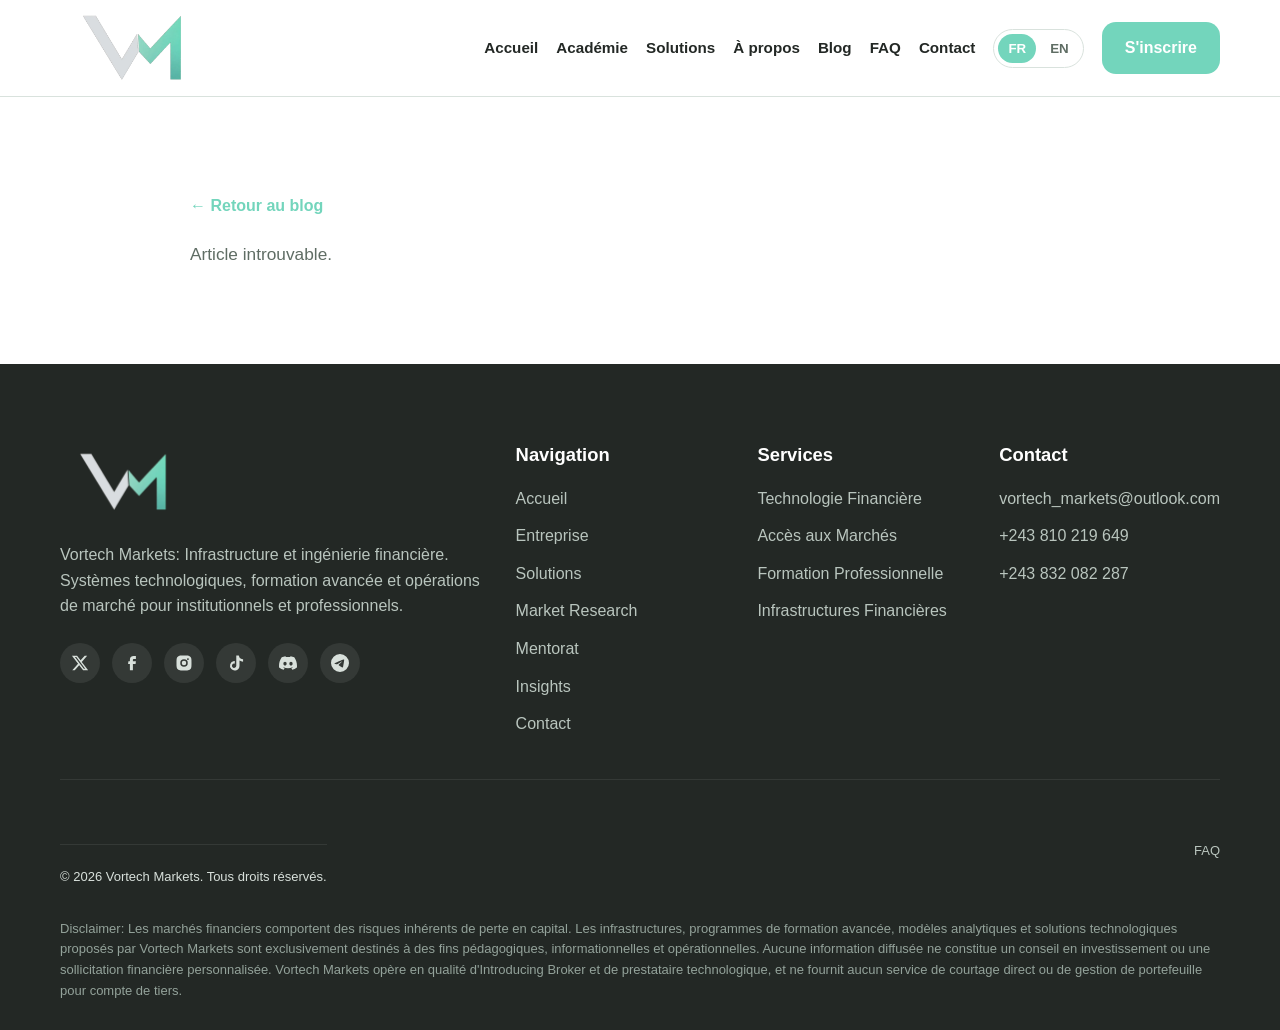
<file: article.html>
<!DOCTYPE html>
<html lang="fr">
<head>
  <meta charset="UTF-8">
  <meta name="viewport" content="width=device-width, initial-scale=1.0">

  <title>Article | The Vortech Letter</title>

  <meta name="description" content="Article de The Vortech Letter, le blog officiel de Vortech Markets.">
  <link rel="icon" type="image/png" href="assets/favicon.png">
  <link rel="stylesheet" href="styles/style.css">
</head>

<body>

  <a class="skip-link" href="#article">Aller au contenu</a>

  <header class="site-header">
    <div class="container header-inner">
      <a href="index.html#home" class="brand" aria-label="Vortech Markets">
        <img src="assets/logo.webp" alt="Vortech Markets" class="brand-logo">
      </a>

      <button class="nav-toggle" id="navToggle" aria-expanded="false" aria-controls="navMenu" aria-label="Ouvrir le menu">
        <span></span><span></span><span></span>
      </button>

      <nav class="site-nav" id="navMenu" aria-label="Navigation principale">
        <a href="index.html#home" data-fr="Accueil" data-en="Home">Accueil</a>
        <a href="index.html#academy" data-fr="Académie" data-en="Academy">Académie</a>
        <a href="index.html#solutions" data-fr="Solutions" data-en="Solutions">Solutions</a>
        <a href="index.html#about" data-fr="À propos" data-en="About">À propos</a>
        <a href="blog.html" data-fr="Blog" data-en="Blog">Blog</a>
        <a href="faq.html" data-fr="FAQ" data-en="FAQ">FAQ</a>
        <a href="index.html#contact" data-fr="Contact" data-en="Contact">Contact</a>

        <div class="lang-switch" role="group" aria-label="Choix de langue">
          <button type="button" class="lang-btn active" data-lang="fr">FR</button>
          <button type="button" class="lang-btn" data-lang="en">EN</button>
        </div>

        <a class="btn btn-primary nav-cta" href="index.html#academy" data-fr="S'inscrire" data-en="Register">S'inscrire</a>
      </nav>
    </div>
  </header>

  <main id="article">
    <section class="section section-light">
      <div class="container small-container article-wrap" id="articleRoot"></div>
    </section>
  </main>

  <footer class="site-footer">
    <div class="container">

      <div class="footer-grid">
        <div>
          <a href="index.html#home" class="brand footer-brand" aria-label="Vortech Markets">
            <img src="assets/logo.webp" alt="Vortech Markets" class="brand-logo">
          </a>

          <p
            data-fr="Vortech Markets: Infrastructure et ingénierie financière. Systèmes technologiques, formation avancée et opérations de marché pour institutionnels et professionnels."
            data-en="Vortech Markets: Financial infrastructure and engineering. Technological systems, advanced education, and market operations for institutions and professionals."
          >
            Vortech Markets: Financial infrastructure and engineering. Technological systems, advanced education, and market operations for institutions and professionals.
          </p>

          <div class="socials">
            <a href="https://x.com/vortechmarkets_" target="_blank" rel="noopener" aria-label="X"><svg viewBox="0 0 24 24" width="18" height="18" fill="currentColor"><path d="M18.244 2.25h3.308l-7.227 8.26 8.502 11.24H16.17l-5.214-6.817L4.99 21.75H1.68l7.73-8.835L1.254 2.25H8.08l4.713 6.231zm-1.161 17.52h1.833L7.084 4.126H5.117z"/></svg></a>
            <a href="https://web.facebook.com/profile.php?id=61572545121794" target="_blank" rel="noopener" aria-label="Facebook"><svg viewBox="0 0 24 24" width="18" height="18" fill="currentColor"><path d="M9.198 21.5h4v-8.01h3.604l.396-3.98h-4V7.5a1 1 0 0 1 1-1h3v-4h-3a5 5 0 0 0-5 5v2.01h-2l-.396 3.98h2.396v8.01Z"/></svg></a>
            <a href="https://www.instagram.com/vortechmarkets/" target="_blank" rel="noopener" aria-label="Instagram"><svg viewBox="0 0 24 24" width="18" height="18" fill="currentColor"><path d="M12 2c2.717 0 3.056.01 4.122.06 1.065.05 1.79.217 2.428.465.66.254 1.216.598 1.772 1.153a4.908 4.908 0 0 1 1.153 1.772c.247.637.415 1.363.465 2.428.047 1.066.06 1.405.06 4.122 0 2.717-.01 3.056-.06 4.122-.05 1.065-.218 1.79-.465 2.428a4.883 4.883 0 0 1-1.153 1.772 4.915 4.915 0 0 1-1.772 1.153c-.637.247-1.363.415-2.428.465-1.066.047-1.405.06-4.122.06-2.717 0-3.056-.01-4.122-.06-1.065-.05-1.79-.218-2.428-.465a4.89 4.89 0 0 1-1.772-1.153 4.904 4.904 0 0 1-1.153-1.772c-.248-.637-.415-1.363-.465-2.428C2.013 15.056 2 14.717 2 12c0-2.717.01-3.056.06-4.122.05-1.066.217-1.79.465-2.428a4.88 4.88 0 0 1 1.153-1.772A4.897 4.897 0 0 1 5.45 2.525c.638-.248 1.362-.415 2.428-.465C8.944 2.013 9.283 2 12 2Zm0 5a5 5 0 1 0 0 10 5 5 0 0 0 0-10Zm6.5-.25a1.25 1.25 0 1 0-2.5 0 1.25 1.25 0 0 0 2.5 0ZM12 9a3 3 0 1 1 0 6 3 3 0 0 1 0-6Z"/></svg></a>
            <a href="https://www.tiktok.com/@vortech.markets" target="_blank" rel="noopener" aria-label="TikTok"><svg viewBox="0 0 24 24" width="18" height="18" fill="currentColor"><path d="M19.59 6.69a4.83 4.83 0 0 1-3.77-4.25V2h-3.45v13.67a2.89 2.89 0 0 1-5.2 1.74 2.89 2.89 0 0 1 2.31-4.64 2.93 2.93 0 0 1 .88.13V9.4a6.84 6.84 0 0 0-1-.05A6.33 6.33 0 0 0 5.8 20.1a6.34 6.34 0 0 0 10.86-4.43v-7a8.16 8.16 0 0 0 4.77 1.52v-3.4a4.85 4.85 0 0 1-1.84-.1Z"/></svg></a>
            <a href="#" target="_blank" rel="noopener" aria-label="Discord"><svg viewBox="0 0 24 24" width="18" height="18" fill="currentColor"><path d="M20.317 4.3698a19.7913 19.7913 0 00-4.8851-1.5152.0741.0741 0 00-.0785.0371c-.211.3753-.4447.8648-.6083 1.2495-1.8447-.2762-3.68-.2762-5.4868 0-.1636-.3933-.4058-.8742-.6177-1.2495a.077.077 0 00-.0785-.037 19.7363 19.7363 0 00-4.8852 1.515.0699.0699 0 00-.0321.0277C.5334 9.0458-.319 13.5799.0992 18.0578a.0824.0824 0 00.0312.0561c2.0528 1.5076 4.0413 2.4228 5.9929 3.0294a.0777.0777 0 00.0842-.0276c.4616-.6304.8731-1.2952 1.226-1.9942a.076.076 0 00-.0416-.1057c-.6528-.2476-1.2743-.5495-1.8722-.8923a.077.077 0 01-.0076-.1277c.1258-.0943.2517-.1923.3718-.2914a.0743.0743 0 01.0776-.0105c3.9278 1.7933 8.18 1.7933 12.0614 0a.0739.0739 0 01.0785.0095c.1202.099.246.1981.3728.2924a.077.077 0 01-.0066.1276 12.2986 12.2986 0 01-1.873.8914.0766.0766 0 00-.0407.1067c.3604.698.7719 1.3628 1.225 1.9932a.076.076 0 00.0842.0286c1.961-.6067 3.9495-1.5219 6.0023-3.0294a.077.077 0 00.0313-.0552c.5004-5.177-.8382-9.6739-3.5485-13.6604a.061.061 0 00-.0312-.0286zM8.02 15.3312c-1.1825 0-2.1569-1.0857-2.1569-2.419 0-1.3332.9555-2.4189 2.157-2.4189 1.2108 0 2.1757 1.0952 2.1568 2.419 0 1.3332-.9555 2.4189-2.1569 2.4189zm7.9748 0c-1.1825 0-2.1569-1.0857-2.1569-2.419 0-1.3332.9554-2.4189 2.1569-2.4189 1.2108 0 2.1757 1.0952 2.1568 2.419 0 1.3332-.946 2.4189-2.1568 2.4189Z"/></svg></a>
            <a href="#" target="_blank" rel="noopener" aria-label="Telegram"><svg viewBox="0 0 24 24" width="18" height="18" fill="currentColor"><path d="M11.944 0A12 12 0 0 0 0 12a12 12 0 0 0 12 12 12 12 0 0 0 12-12A12 12 0 0 0 12 0a12 12 0 0 0-.056 0zm4.962 7.224c.1-.002.321.023.465.14a.506.506 0 0 1 .171.325c.016.093.036.306.02.472-.18 1.898-.962 6.502-1.36 8.627-.168.9-.499 1.201-.82 1.23-.696.065-1.225-.46-1.9-.902-1.056-.693-1.653-1.124-2.678-1.8-1.185-.78-.417-1.21.258-1.91.177-.184 3.247-2.977 3.307-3.23.007-.032.014-.15-.056-.212s-.174-.041-.249-.024c-.106.024-1.793 1.14-5.061 3.345-.48.33-.913.49-1.302.48-.428-.008-1.252-.241-1.865-.44-.752-.245-1.349-.374-1.297-.789.027-.216.325-.437.893-.663 3.498-1.524 5.83-2.529 6.998-3.014 3.332-1.386 4.025-1.627 4.476-1.635z"/></svg></a>
          </div>
        </div>

        <div>
          <h3 data-fr="Navigation" data-en="Navigation">Navigation</h3>
          <ul class="footer-list">
            <li><a href="#home" data-fr="Accueil" data-en="Home">Home</a></li>
            <li><a href="#about" data-fr="Entreprise" data-en="Company">Company</a></li>
            <li><a href="#solutions" data-fr="Solutions" data-en="Solutions">Solutions</a></li>
            <li><a href="#markets" data-fr="Market Research" data-en="Market Research">Market Research</a></li>
            <li><a href="#academy" data-fr="Mentorat" data-en="Mentoring">Mentoring</a></li>
            <li><a href="faq.html" data-fr="Insights" data-en="Insights">Insights</a></li>
            <li><a href="#contact" data-fr="Contact" data-en="Contact">Contact</a></li>
          </ul>
        </div>

        <div>
          <h3 data-fr="Services" data-en="Services">Services</h3>
          <ul class="footer-list">
            <li data-fr="Technologie Financière" data-en="Financial Technology">Financial Technology</li>
            <li data-fr="Accès aux Marchés" data-en="Market Access">Market Access</li>
            <li data-fr="Formation Professionnelle" data-en="Professional Education">Professional Education</li>
            <li data-fr="Infrastructures Financières" data-en="Digital Financial Infrastructure">Financial Infrastructure</li>
          </ul>
        </div>

        <div>
          <h3 data-fr="Contact" data-en="Contact">Contact</h3>
          <ul class="footer-list">
            <li><a href="mailto:vortech_markets@outlook.com">vortech_markets@outlook.com</a></li>
            <li><a href="tel:+243810219649">+243 810 219 649</a></li>
            <li><a href="tel:+243832082287">+243 832 082 287</a></li>
          </ul>
        </div>
      </div>

      <div class="footer-bottom">
        <p
        class="footer-bottom"
        data-fr="© 2026 Vortech Markets. Tous droits réservés."
        data-en="© 2026 Vortech Markets. All right reserved."
        >© 2026 Vortech Markets. Tous droits réservés.</p>

        <div class="footer-links">
          <a href="faq.html" data-fr="FAQ" data-en="FAQ">FAQ</a>
        </div>

      </div>

       <p
        class="disclaimer"
        data-fr="Disclaimer: Les marchés financiers comportent des risques inhérents de perte en capital. Les infrastructures, programmes de formation avancée, modèles analytiques et solutions technologiques proposés par Vortech Markets sont exclusivement destinés à des fins pédagogiques, informationnelles et opérationnelles. Aucune information diffusée ne constitue un conseil en investissement ou une sollicitation financière personnalisée. Vortech Markets opère en qualité d'Introducing Broker et de prestataire technologique, et ne fournit aucun service de courtage direct ou de gestion de portefeuille pour compte de tiers."
        data-en="Disclaimer: Financial markets involve inherent risks of capital loss. The infrastructures, advanced educational programs, analytical models, and technological solutions provided by Vortech Markets are intended strictly for educational, informational, and operational purposes. Nothing herein constitutes personalized financial advice or an investment solicitation. Vortech Markets acts as an Introducing Broker and technology provider, and does not provide direct brokerage or discretionary portfolio management services."
      >
        Disclaimer: Financial markets involve inherent risks of capital loss. The infrastructures, advanced educational programs, analytical models, and technological solutions provided by Vortech Markets are intended strictly for educational, informational, and operational purposes. Nothing herein constitutes personalized financial advice or an investment solicitation. Vortech Markets acts as an Introducing Broker and technology provider, and does not provide direct brokerage or discretionary portfolio management services.
        </p>
    </div>
  </footer>

  <script src="scripts/script.js"></script>
  <script src="scripts/blog.js"></script>
</body>
</html>
</file>
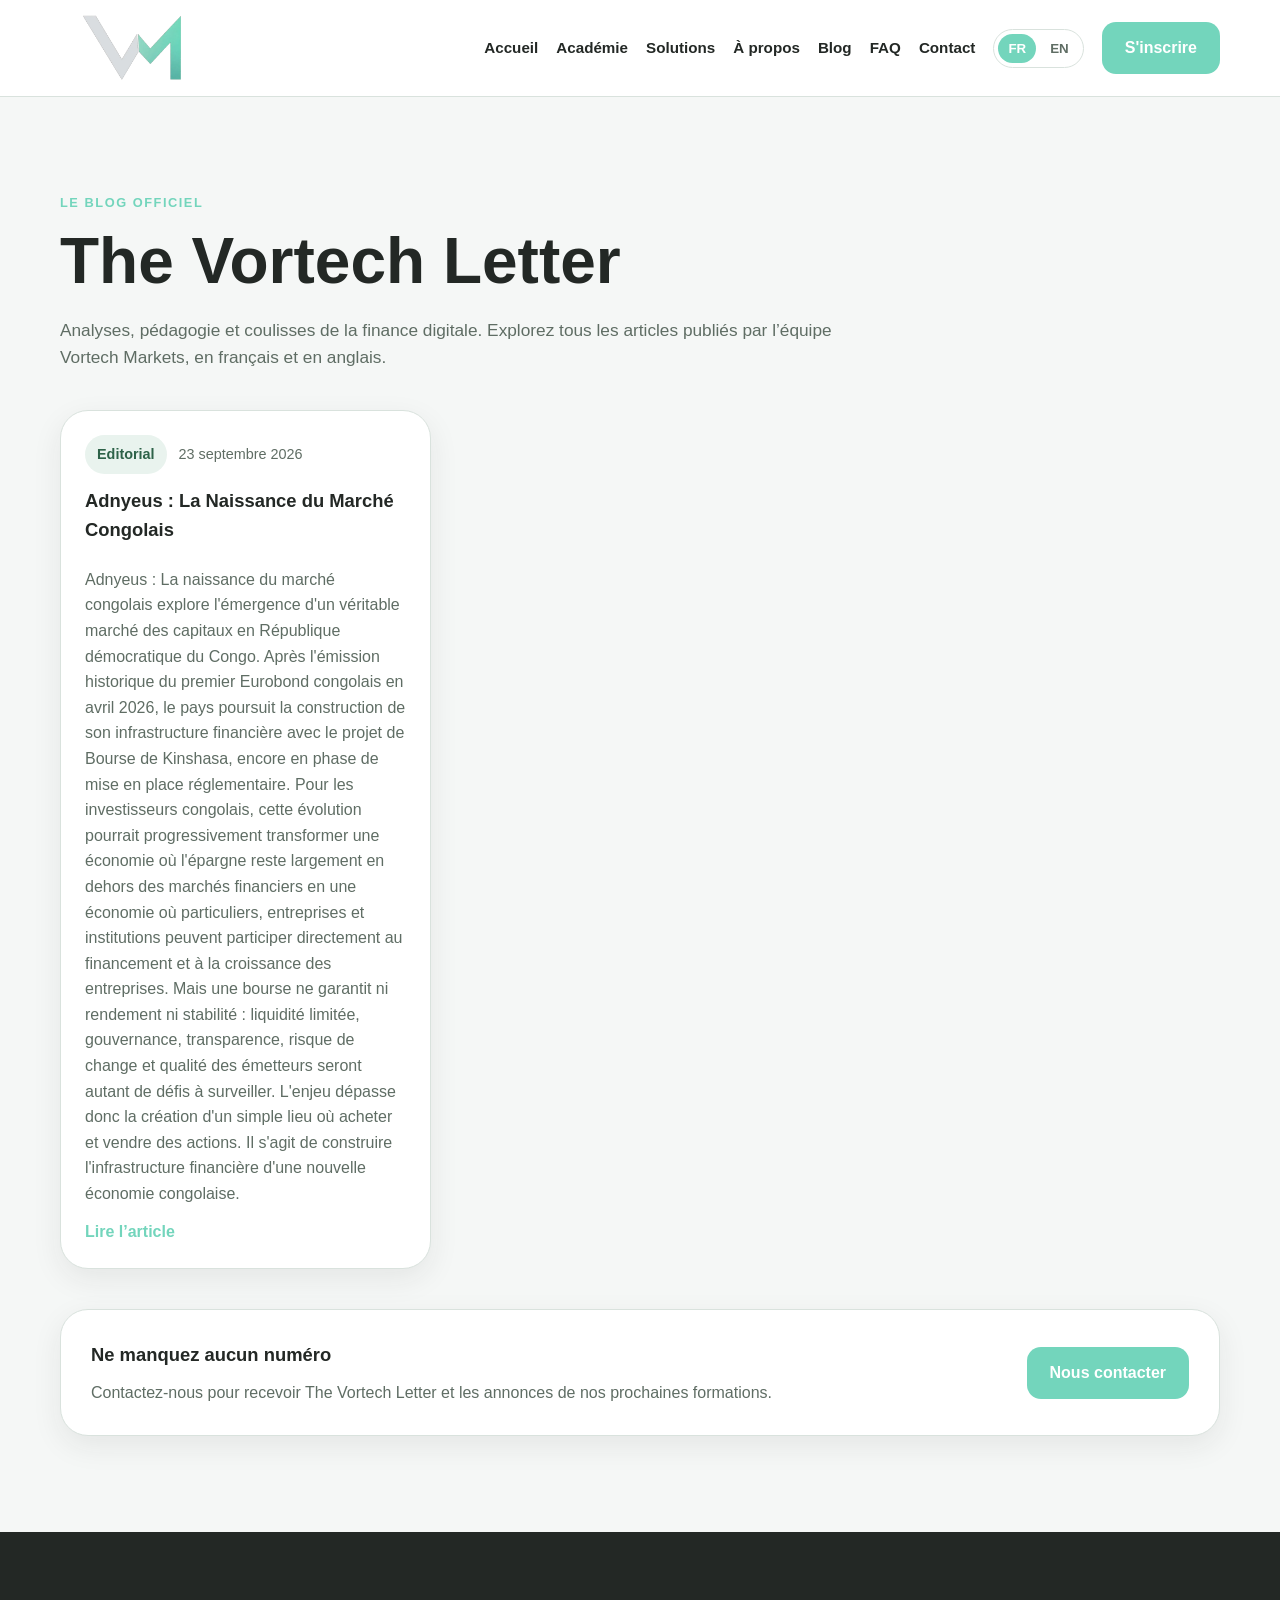
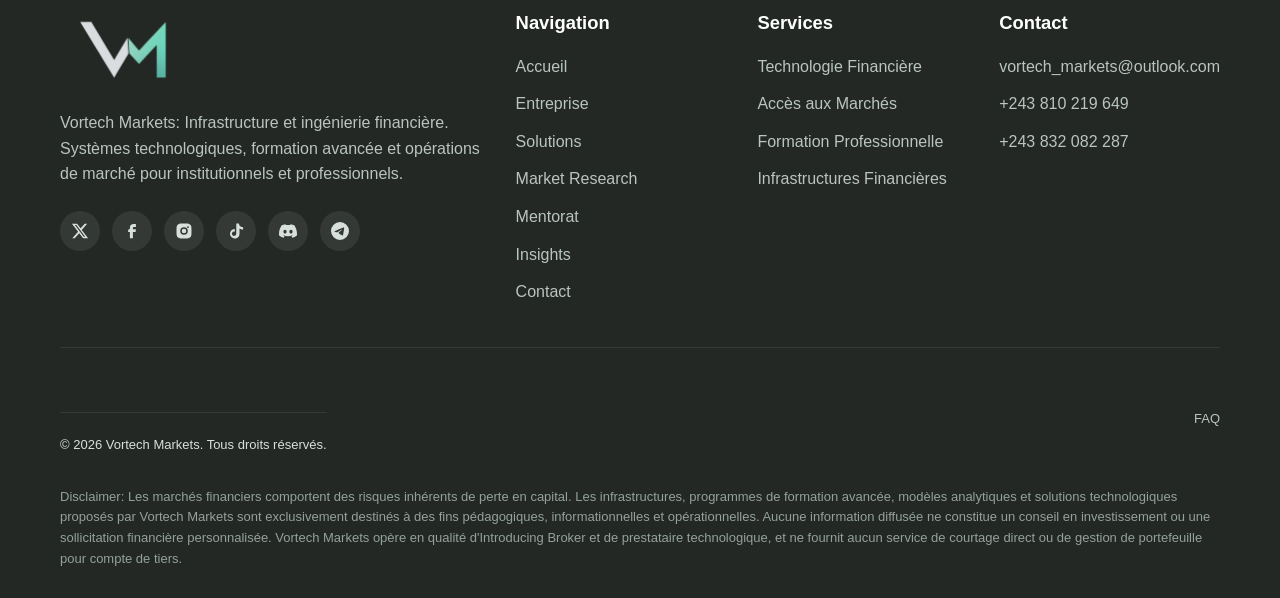
<file: blog.html>
<!DOCTYPE html>
<html lang="fr">
<head>
  <meta charset="UTF-8">
  <meta name="viewport" content="width=device-width, initial-scale=1.0">

  <title>The Vortech Letter | Blog Vortech Markets</title>

  <meta
    name="description"
    content="The Vortech Letter : le blog officiel de Vortech Markets. Analyses, pédagogie et finance digitale, en français et en anglais."
  >
  <link rel="icon" type="image/png" href="assets/favicon.png">
  <link rel="stylesheet" href="styles/style.css">
</head>

<body
  data-fr-title="The Vortech Letter | Blog Vortech Markets"
  data-en-title="The Vortech Letter | Vortech Markets Blog"
>

  <a class="skip-link" href="#blog">Aller au contenu</a>

  <header class="site-header">
    <div class="container header-inner">
      <a href="index.html#home" class="brand" aria-label="Vortech Markets">
        <img src="assets/logo.webp" alt="Vortech Markets" class="brand-logo">
      </a>

      <button class="nav-toggle" id="navToggle" aria-expanded="false" aria-controls="navMenu" aria-label="Ouvrir le menu">
        <span></span><span></span><span></span>
      </button>

      <nav class="site-nav" id="navMenu" aria-label="Navigation principale">
        <a href="index.html#home" data-fr="Accueil" data-en="Home">Accueil</a>
        <a href="index.html#academy" data-fr="Académie" data-en="Academy">Académie</a>
        <a href="index.html#solutions" data-fr="Solutions" data-en="Solutions">Solutions</a>
        <a href="index.html#about" data-fr="À propos" data-en="About">À propos</a>
        <a href="blog.html" data-fr="Blog" data-en="Blog">Blog</a>
        <a href="faq.html" data-fr="FAQ" data-en="FAQ">FAQ</a>
        <a href="index.html#contact" data-fr="Contact" data-en="Contact">Contact</a>

        <div class="lang-switch" role="group" aria-label="Choix de langue">
          <button type="button" class="lang-btn active" data-lang="fr">FR</button>
          <button type="button" class="lang-btn" data-lang="en">EN</button>
        </div>

        <a class="btn btn-primary nav-cta" href="index.html#academy" data-fr="S'inscrire" data-en="Register">S'inscrire</a>
      </nav>
    </div>
  </header>

  <main>
    <section id="blog" class="section section-grey">
      <div class="container">

        <div class="section-head">
          <p class="eyebrow" data-fr="Le blog officiel" data-en="The official blog">Le blog officiel</p>

          <h1 data-fr="The Vortech Letter" data-en="The Vortech Letter">The Vortech Letter</h1>

          <p
            class="lead"
            data-fr="Analyses, pédagogie et coulisses de la finance digitale. Explorez tous les articles publiés par l’équipe Vortech Markets, en français et en anglais."
            data-en="Analysis, education and behind-the-scenes of digital finance. Explore every article published by the Vortech Markets team, in French and English."
          >
            Analyses, pédagogie et coulisses de la finance digitale. Explorez tous les articles publiés par l’équipe Vortech Markets, en français et en anglais.
          </p>
        </div>

        <div class="grid grid-3" id="blogGrid"></div>

        <p
          id="blogEmpty"
          class="lead"
          hidden
          data-fr="Aucun article publié pour le moment."
          data-en="No published articles yet."
        >
          Aucun article publié pour le moment.
        </p>

        <div class="cta-box">
          <div>
            <h3 data-fr="Ne manquez aucun numéro" data-en="Never miss an issue">Ne manquez aucun numéro</h3>
            <p
              data-fr="Contactez-nous pour recevoir The Vortech Letter et les annonces de nos prochaines formations."
              data-en="Contact us to receive The Vortech Letter and announcements of our upcoming trainings."
            >
              Contactez-nous pour recevoir The Vortech Letter et les annonces de nos prochaines formations.
            </p>
          </div>

          <a class="btn btn-primary" href="index.html#contact" data-fr="Nous contacter" data-en="Contact us">
            Nous contacter
          </a>
        </div>

      </div>
    </section>
  </main>

  <footer class="site-footer">
    <div class="container">

      <div class="footer-grid">
        <div>
          <a href="index.html#home" class="brand footer-brand" aria-label="Vortech Markets">
            <img src="assets/logo.webp" alt="Vortech Markets" class="brand-logo">
          </a>

          <p
            data-fr="Vortech Markets: Infrastructure et ingénierie financière. Systèmes technologiques, formation avancée et opérations de marché pour institutionnels et professionnels."
            data-en="Vortech Markets: Financial infrastructure and engineering. Technological systems, advanced education, and market operations for institutions and professionals."
          >
            Vortech Markets: Financial infrastructure and engineering. Technological systems, advanced education, and market operations for institutions and professionals.
          </p>

          <div class="socials">
            <a href="https://x.com/vortechmarkets_" target="_blank" rel="noopener" aria-label="X"><svg viewBox="0 0 24 24" width="18" height="18" fill="currentColor"><path d="M18.244 2.25h3.308l-7.227 8.26 8.502 11.24H16.17l-5.214-6.817L4.99 21.75H1.68l7.73-8.835L1.254 2.25H8.08l4.713 6.231zm-1.161 17.52h1.833L7.084 4.126H5.117z"/></svg></a>
            <a href="https://web.facebook.com/profile.php?id=61572545121794" target="_blank" rel="noopener" aria-label="Facebook"><svg viewBox="0 0 24 24" width="18" height="18" fill="currentColor"><path d="M9.198 21.5h4v-8.01h3.604l.396-3.98h-4V7.5a1 1 0 0 1 1-1h3v-4h-3a5 5 0 0 0-5 5v2.01h-2l-.396 3.98h2.396v8.01Z"/></svg></a>
            <a href="https://www.instagram.com/vortechmarkets/" target="_blank" rel="noopener" aria-label="Instagram"><svg viewBox="0 0 24 24" width="18" height="18" fill="currentColor"><path d="M12 2c2.717 0 3.056.01 4.122.06 1.065.05 1.79.217 2.428.465.66.254 1.216.598 1.772 1.153a4.908 4.908 0 0 1 1.153 1.772c.247.637.415 1.363.465 2.428.047 1.066.06 1.405.06 4.122 0 2.717-.01 3.056-.06 4.122-.05 1.065-.218 1.79-.465 2.428a4.883 4.883 0 0 1-1.153 1.772 4.915 4.915 0 0 1-1.772 1.153c-.637.247-1.363.415-2.428.465-1.066.047-1.405.06-4.122.06-2.717 0-3.056-.01-4.122-.06-1.065-.05-1.79-.218-2.428-.465a4.89 4.89 0 0 1-1.772-1.153 4.904 4.904 0 0 1-1.153-1.772c-.248-.637-.415-1.363-.465-2.428C2.013 15.056 2 14.717 2 12c0-2.717.01-3.056.06-4.122.05-1.066.217-1.79.465-2.428a4.88 4.88 0 0 1 1.153-1.772A4.897 4.897 0 0 1 5.45 2.525c.638-.248 1.362-.415 2.428-.465C8.944 2.013 9.283 2 12 2Zm0 5a5 5 0 1 0 0 10 5 5 0 0 0 0-10Zm6.5-.25a1.25 1.25 0 1 0-2.5 0 1.25 1.25 0 0 0 2.5 0ZM12 9a3 3 0 1 1 0 6 3 3 0 0 1 0-6Z"/></svg></a>
            <a href="https://www.tiktok.com/@vortech.markets" target="_blank" rel="noopener" aria-label="TikTok"><svg viewBox="0 0 24 24" width="18" height="18" fill="currentColor"><path d="M19.59 6.69a4.83 4.83 0 0 1-3.77-4.25V2h-3.45v13.67a2.89 2.89 0 0 1-5.2 1.74 2.89 2.89 0 0 1 2.31-4.64 2.93 2.93 0 0 1 .88.13V9.4a6.84 6.84 0 0 0-1-.05A6.33 6.33 0 0 0 5.8 20.1a6.34 6.34 0 0 0 10.86-4.43v-7a8.16 8.16 0 0 0 4.77 1.52v-3.4a4.85 4.85 0 0 1-1.84-.1Z"/></svg></a>
            <a href="#" target="_blank" rel="noopener" aria-label="Discord"><svg viewBox="0 0 24 24" width="18" height="18" fill="currentColor"><path d="M20.317 4.3698a19.7913 19.7913 0 00-4.8851-1.5152.0741.0741 0 00-.0785.0371c-.211.3753-.4447.8648-.6083 1.2495-1.8447-.2762-3.68-.2762-5.4868 0-.1636-.3933-.4058-.8742-.6177-1.2495a.077.077 0 00-.0785-.037 19.7363 19.7363 0 00-4.8852 1.515.0699.0699 0 00-.0321.0277C.5334 9.0458-.319 13.5799.0992 18.0578a.0824.0824 0 00.0312.0561c2.0528 1.5076 4.0413 2.4228 5.9929 3.0294a.0777.0777 0 00.0842-.0276c.4616-.6304.8731-1.2952 1.226-1.9942a.076.076 0 00-.0416-.1057c-.6528-.2476-1.2743-.5495-1.8722-.8923a.077.077 0 01-.0076-.1277c.1258-.0943.2517-.1923.3718-.2914a.0743.0743 0 01.0776-.0105c3.9278 1.7933 8.18 1.7933 12.0614 0a.0739.0739 0 01.0785.0095c.1202.099.246.1981.3728.2924a.077.077 0 01-.0066.1276 12.2986 12.2986 0 01-1.873.8914.0766.0766 0 00-.0407.1067c.3604.698.7719 1.3628 1.225 1.9932a.076.076 0 00.0842.0286c1.961-.6067 3.9495-1.5219 6.0023-3.0294a.077.077 0 00.0313-.0552c.5004-5.177-.8382-9.6739-3.5485-13.6604a.061.061 0 00-.0312-.0286zM8.02 15.3312c-1.1825 0-2.1569-1.0857-2.1569-2.419 0-1.3332.9555-2.4189 2.157-2.4189 1.2108 0 2.1757 1.0952 2.1568 2.419 0 1.3332-.9555 2.4189-2.1569 2.4189zm7.9748 0c-1.1825 0-2.1569-1.0857-2.1569-2.419 0-1.3332.9554-2.4189 2.1569-2.4189 1.2108 0 2.1757 1.0952 2.1568 2.419 0 1.3332-.946 2.4189-2.1568 2.4189Z"/></svg></a>
            <a href="#" target="_blank" rel="noopener" aria-label="Telegram"><svg viewBox="0 0 24 24" width="18" height="18" fill="currentColor"><path d="M11.944 0A12 12 0 0 0 0 12a12 12 0 0 0 12 12 12 12 0 0 0 12-12A12 12 0 0 0 12 0a12 12 0 0 0-.056 0zm4.962 7.224c.1-.002.321.023.465.14a.506.506 0 0 1 .171.325c.016.093.036.306.02.472-.18 1.898-.962 6.502-1.36 8.627-.168.9-.499 1.201-.82 1.23-.696.065-1.225-.46-1.9-.902-1.056-.693-1.653-1.124-2.678-1.8-1.185-.78-.417-1.21.258-1.91.177-.184 3.247-2.977 3.307-3.23.007-.032.014-.15-.056-.212s-.174-.041-.249-.024c-.106.024-1.793 1.14-5.061 3.345-.48.33-.913.49-1.302.48-.428-.008-1.252-.241-1.865-.44-.752-.245-1.349-.374-1.297-.789.027-.216.325-.437.893-.663 3.498-1.524 5.83-2.529 6.998-3.014 3.332-1.386 4.025-1.627 4.476-1.635z"/></svg></a>
          </div>
        </div>

        <div>
          <h3 data-fr="Navigation" data-en="Navigation">Navigation</h3>
          <ul class="footer-list">
            <li><a href="#home" data-fr="Accueil" data-en="Home">Home</a></li>
            <li><a href="#about" data-fr="Entreprise" data-en="Company">Company</a></li>
            <li><a href="#solutions" data-fr="Solutions" data-en="Solutions">Solutions</a></li>
            <li><a href="#markets" data-fr="Market Research" data-en="Market Research">Market Research</a></li>
            <li><a href="#academy" data-fr="Mentorat" data-en="Mentoring">Mentoring</a></li>
            <li><a href="faq.html" data-fr="Insights" data-en="Insights">Insights</a></li>
            <li><a href="#contact" data-fr="Contact" data-en="Contact">Contact</a></li>
          </ul>
        </div>

        <div>
          <h3 data-fr="Services" data-en="Services">Services</h3>
          <ul class="footer-list">
            <li data-fr="Technologie Financière" data-en="Financial Technology">Financial Technology</li>
            <li data-fr="Accès aux Marchés" data-en="Market Access">Market Access</li>
            <li data-fr="Formation Professionnelle" data-en="Professional Education">Professional Education</li>
            <li data-fr="Infrastructures Financières" data-en="Digital Financial Infrastructure">Financial Infrastructure</li>
          </ul>
        </div>

        <div>
          <h3 data-fr="Contact" data-en="Contact">Contact</h3>
          <ul class="footer-list">
            <li><a href="mailto:vortech_markets@outlook.com">vortech_markets@outlook.com</a></li>
            <li><a href="tel:+243810219649">+243 810 219 649</a></li>
            <li><a href="tel:+243832082287">+243 832 082 287</a></li>
          </ul>
        </div>
      </div>

      <div class="footer-bottom">
        <p
        class="footer-bottom"
        data-fr="© 2026 Vortech Markets. Tous droits réservés."
        data-en="© 2026 Vortech Markets. All right reserved."
        >© 2026 Vortech Markets. Tous droits réservés.</p>

        <div class="footer-links">
          <a href="faq.html" data-fr="FAQ" data-en="FAQ">FAQ</a>
        </div>

      </div>

       <p
        class="disclaimer"
        data-fr="Disclaimer: Les marchés financiers comportent des risques inhérents de perte en capital. Les infrastructures, programmes de formation avancée, modèles analytiques et solutions technologiques proposés par Vortech Markets sont exclusivement destinés à des fins pédagogiques, informationnelles et opérationnelles. Aucune information diffusée ne constitue un conseil en investissement ou une sollicitation financière personnalisée. Vortech Markets opère en qualité d'Introducing Broker et de prestataire technologique, et ne fournit aucun service de courtage direct ou de gestion de portefeuille pour compte de tiers."
        data-en="Disclaimer: Financial markets involve inherent risks of capital loss. The infrastructures, advanced educational programs, analytical models, and technological solutions provided by Vortech Markets are intended strictly for educational, informational, and operational purposes. Nothing herein constitutes personalized financial advice or an investment solicitation. Vortech Markets acts as an Introducing Broker and technology provider, and does not provide direct brokerage or discretionary portfolio management services."
      >
        Disclaimer: Financial markets involve inherent risks of capital loss. The infrastructures, advanced educational programs, analytical models, and technological solutions provided by Vortech Markets are intended strictly for educational, informational, and operational purposes. Nothing herein constitutes personalized financial advice or an investment solicitation. Vortech Markets acts as an Introducing Broker and technology provider, and does not provide direct brokerage or discretionary portfolio management services.
        </p>
    </div>
  </footer>

  <script src="scripts/script.js"></script>
  <script src="scripts/blog.js"></script>
</body>
</html>
</file>
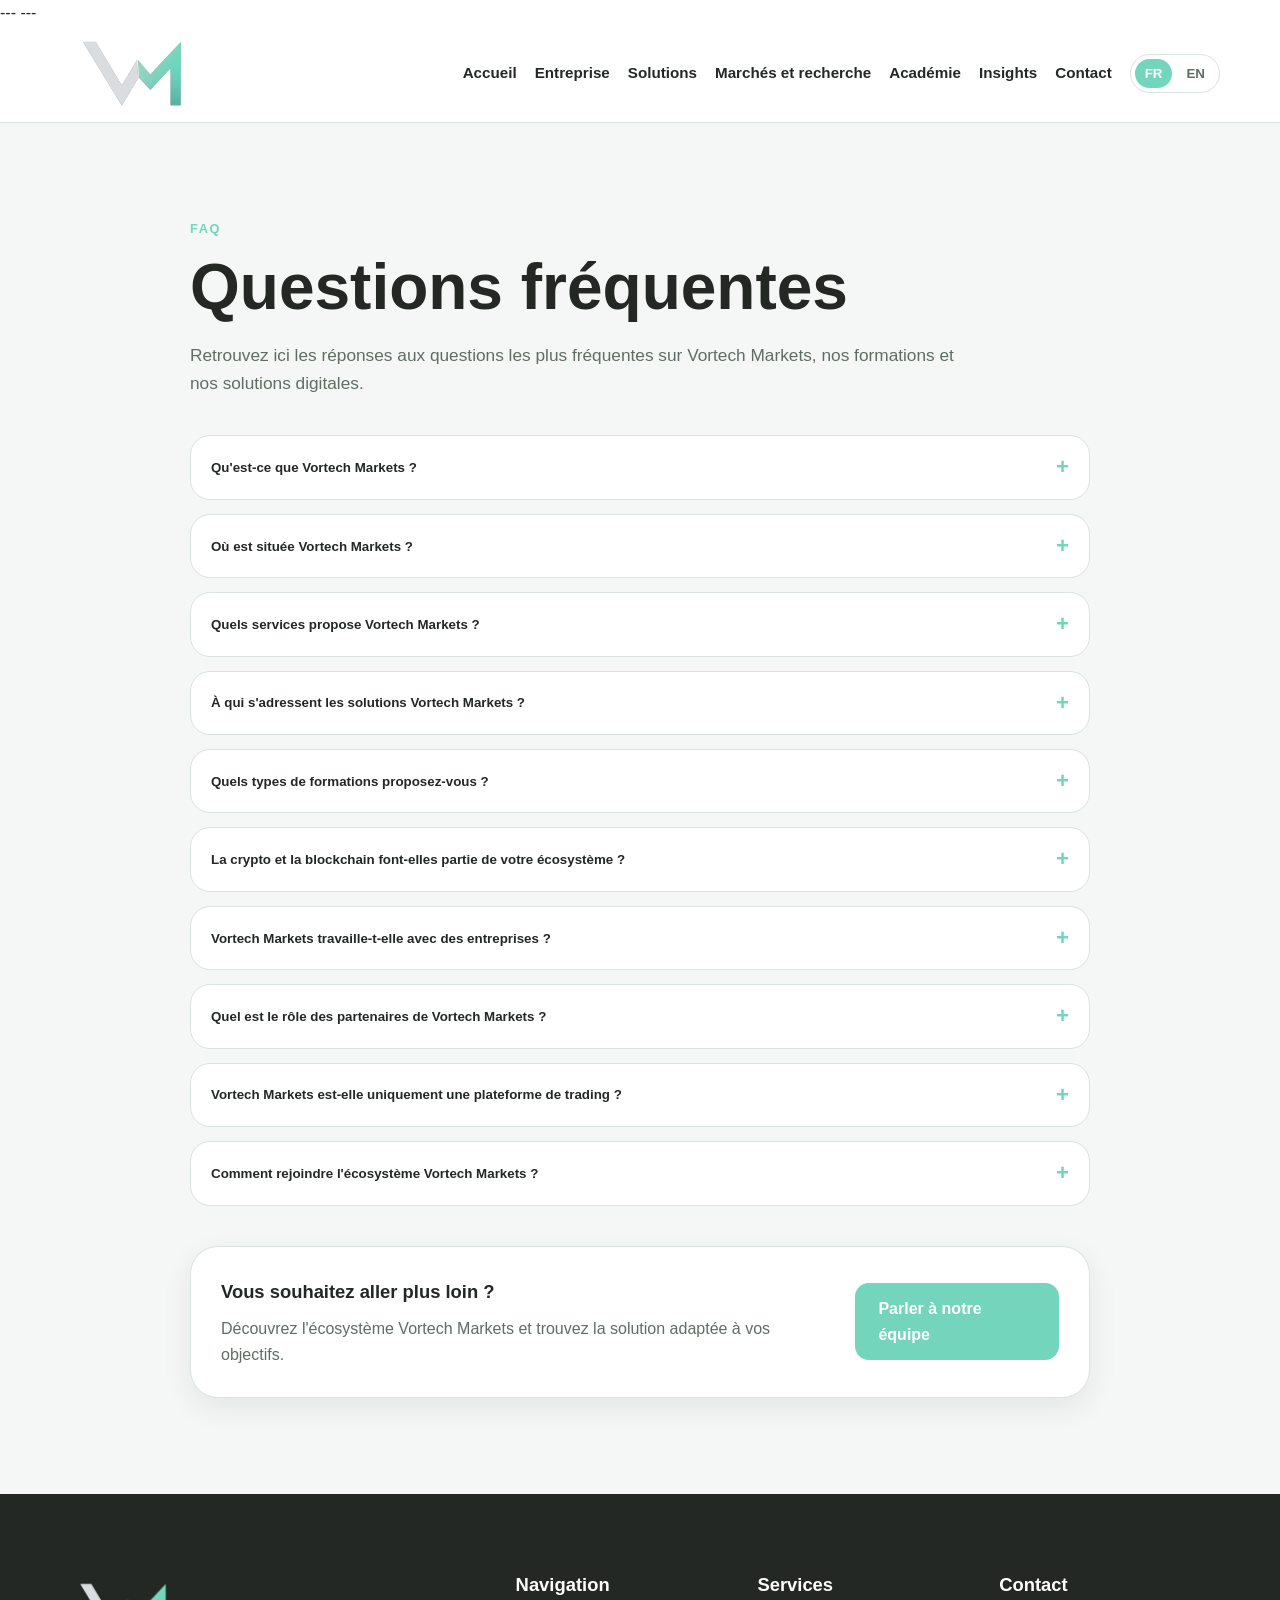
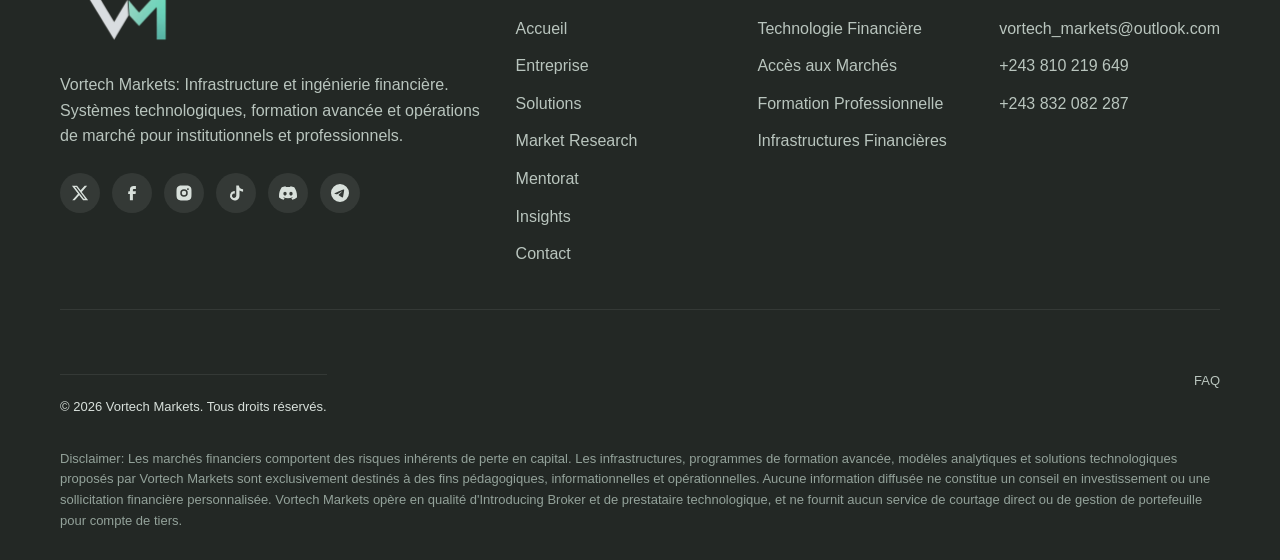
<file: faq.html>
---
---
<!DOCTYPE html>
<html lang="fr">
<head>
  <meta charset="UTF-8">
  <meta name="viewport" content="width=device-width, initial-scale=1.0">

  <title>FAQ | Vortech Markets</title>

  <meta
    name="description"
    content="Questions fréquentes sur Vortech Markets : formations I.C.M, solutions digitales, entreprises et partenariat HF Markets."
  >
  <link rel="icon" type="image/webp" href="assets/favicon.png">
  <link rel="stylesheet" href="styles/style.css">
  
</head>

<body
  data-fr-title="FAQ | Vortech Markets"
  data-en-title="FAQ | Vortech Markets"
>

  <a class="skip-link" href="#faq">Aller au contenu</a>

  <header class="site-header">
    <div class="container header-inner">
      <a href="index.html#home" class="brand" aria-label="Vortech Markets">
        <img src="assets/logo.webp" alt="Vortech Markets" class="brand-logo">
      </a>

      <button
        class="nav-toggle"
        id="navToggle"
        aria-expanded="false"
        aria-controls="navMenu"
        aria-label="Ouvrir le menu"
      >
        <span></span>
        <span></span>
        <span></span>
      </button>

      <nav class="site-nav" id="navMenu" aria-label="Navigation principale">
        <a href="index.html#home" data-fr="Accueil" data-en="Home">Home</a>
        <a href="index.html#about" data-fr="Entreprise" data-en="Company">Company</a>
        <a href="index.html#solutions" data-fr="Solutions" data-en="Solutions">Solutions</a>
        <a href="index.html#markets" data-fr="Marchés et recherche" data-en="Markets & Research">Markets &amp; Research</a>
        <a href="index.html#academy" data-fr="Académie" data-en="Academy">Academy</a>
        <a href="faq.html" data-fr="Insights" data-en="Insights">Insights</a>
        <a href="index.html#contact" data-fr="Contact" data-en="Contact">Contact</a>

        <div class="lang-switch" role="group" aria-label="Choix de langue">
          <button type="button" class="lang-btn active" data-lang="fr">FR</button>
          <button type="button" class="lang-btn" data-lang="en">EN</button>
        </div>
      </nav>
    </div>
  </header>

  <main>

    <section id="faq" class="section section-grey">
      <div class="container small-container">

        <div class="section-head">
          <p class="eyebrow" data-fr="FAQ" data-en="FAQ">FAQ</p>

          <h1 data-fr="Questions fréquentes" data-en="Frequently asked questions">
            Questions fréquentes
          </h1>

          <p
            class="lead"
            data-fr="Retrouvez ici les réponses aux questions les plus fréquentes sur Vortech Markets, nos formations et nos solutions digitales."
            data-en="Find answers to the most common questions about Vortech Markets, our training programs and digital solutions."
          >
            Retrouvez ici les réponses aux questions les plus fréquentes sur Vortech Markets, nos formations et nos solutions digitales.
          </p>
        </div>

        <div class="accordion">
<article class="accordion-item">
  <button class="accordion-trigger" type="button" aria-expanded="false">
    <span data-fr="Qu'est-ce que Vortech Markets ?" data-en="What is Vortech Markets?">
      Qu'est-ce que Vortech Markets ?
    </span>
    <span class="accordion-icon">+</span>
  </button>

  <div class="accordion-panel">
    <p
      data-fr="Vortech Markets est une entreprise fintech basée à Kinshasa qui construit un écosystème de finance digitale destiné aux particuliers, aux professionnels et aux entreprises. Nous développons des formations, des solutions digitales et des services permettant de mieux comprendre et utiliser les nouvelles technologies financières."
      data-en="Vortech Markets is a fintech company based in Kinshasa building a digital finance ecosystem for individuals, professionals and businesses. We develop training programs, digital solutions and services that help people better understand and use emerging financial technologies."
    >
      Vortech Markets est une entreprise fintech basée à Kinshasa qui construit un écosystème de finance digitale destiné aux particuliers, aux professionnels et aux entreprises. Nous développons des formations, des solutions digitales et des services permettant de mieux comprendre et utiliser les nouvelles technologies financières.
    </p>
  </div>
</article>

<article class="accordion-item">
  <button class="accordion-trigger" type="button" aria-expanded="false">
    <span data-fr="Où est située Vortech Markets ?" data-en="Where is Vortech Markets based?">
      Où est située Vortech Markets ?
    </span>
    <span class="accordion-icon">+</span>
  </button>

  <div class="accordion-panel">
    <p
      data-fr="Vortech Markets est basée à Kinshasa, en République démocratique du Congo. Depuis la RDC, nous développons des initiatives et des solutions avec une vision orientée vers les marchés et les opportunités internationales."
      data-en="Vortech Markets is based in Kinshasa, Democratic Republic of the Congo. From the DRC, we develop initiatives and solutions with a vision focused on international markets and opportunities."
    >
      Vortech Markets est basée à Kinshasa, en République démocratique du Congo. Depuis la RDC, nous développons des initiatives et des solutions avec une vision orientée vers les marchés et les opportunités internationales.
    </p>
  </div>
</article>

<article class="accordion-item">
  <button class="accordion-trigger" type="button" aria-expanded="false">
    <span
      data-fr="Quels services propose Vortech Markets ?"
      data-en="What services does Vortech Markets offer?"
    >
      Quels services propose Vortech Markets ?
    </span>
    <span class="accordion-icon">+</span>
  </button>

  <div class="accordion-panel">
    <p
      data-fr="Vortech Markets développe plusieurs activités autour de la finance digitale, notamment la formation, l'éducation financière, les solutions digitales, l'accompagnement des entreprises et l'accès à des opportunités liées aux marchés financiers et aux nouvelles technologies."
      data-en="Vortech Markets develops several activities around digital finance, including training, financial education, digital solutions, business support and access to opportunities related to financial markets and emerging technologies."
    >
      Vortech Markets développe plusieurs activités autour de la finance digitale, notamment la formation, l'éducation financière, les solutions digitales, l'accompagnement des entreprises et l'accès à des opportunités liées aux marchés financiers et aux nouvelles technologies.
    </p>
  </div>
</article>

<article class="accordion-item">
  <button class="accordion-trigger" type="button" aria-expanded="false">
    <span
      data-fr="À qui s'adressent les solutions Vortech Markets ?"
      data-en="Who are Vortech Markets solutions for?"
    >
      À qui s'adressent les solutions Vortech Markets ?
    </span>
    <span class="accordion-icon">+</span>
  </button>

  <div class="accordion-panel">
    <p
      data-fr="Nos solutions s'adressent aux particuliers, débutants, traders, investisseurs, étudiants, professionnels et entreprises qui souhaitent développer leurs connaissances ou intégrer davantage de solutions digitales dans leurs activités."
      data-en="Our solutions are designed for individuals, beginners, traders, investors, students, professionals and companies looking to expand their knowledge or integrate more digital solutions into their activities."
    >
      Nos solutions s'adressent aux particuliers, débutants, traders, investisseurs, étudiants, professionnels et entreprises qui souhaitent développer leurs connaissances ou intégrer davantage de solutions digitales dans leurs activités.
    </p>
  </div>
</article>

<article class="accordion-item">
  <button class="accordion-trigger" type="button" aria-expanded="false">
    <span
      data-fr="Quels types de formations proposez-vous ?"
      data-en="What types of training do you offer?"
    >
      Quels types de formations proposez-vous ?
    </span>
    <span class="accordion-icon">+</span>
  </button>

  <div class="accordion-panel">
    <p
      data-fr="Nous proposons des formations et contenus éducatifs autour de la finance digitale, des marchés financiers, du trading, de la blockchain, des actifs numériques et des nouvelles technologies financières. Selon le programme, les formations peuvent être proposées en ligne ou en présentiel."
      data-en="We offer training programs and educational content covering digital finance, financial markets, trading, blockchain, digital assets and emerging financial technologies. Depending on the program, training may be delivered online or in person."
    >
      Nous proposons des formations et contenus éducatifs autour de la finance digitale, des marchés financiers, du trading, de la blockchain, des actifs numériques et des nouvelles technologies financières. Selon le programme, les formations peuvent être proposées en ligne ou en présentiel.
    </p>
  </div>
</article>

<article class="accordion-item">
  <button class="accordion-trigger" type="button" aria-expanded="false">
    <span
      data-fr="La crypto et la blockchain font-elles partie de votre écosystème ?"
      data-en="Are crypto and blockchain part of your ecosystem?"
    >
      La crypto et la blockchain font-elles partie de votre écosystème ?
    </span>
    <span class="accordion-icon">+</span>
  </button>

  <div class="accordion-panel">
    <p
      data-fr="Oui. La blockchain, les actifs numériques et les technologies financières émergentes font partie des sujets abordés dans notre écosystème. Notre approche est avant tout éducative et orientée vers une compréhension responsable de ces technologies."
      data-en="Yes. Blockchain, digital assets and emerging financial technologies are part of the topics covered within our ecosystem. Our approach is primarily educational and focused on helping people understand these technologies responsibly."
    >
      Oui. La blockchain, les actifs numériques et les technologies financières émergentes font partie des sujets abordés dans notre écosystème. Notre approche est avant tout éducative et orientée vers une compréhension responsable de ces technologies.
    </p>
  </div>
</article>

<article class="accordion-item">
  <button class="accordion-trigger" type="button" aria-expanded="false">
    <span
      data-fr="Vortech Markets travaille-t-elle avec des entreprises ?"
      data-en="Does Vortech Markets work with businesses?"
    >
      Vortech Markets travaille-t-elle avec des entreprises ?
    </span>
    <span class="accordion-icon">+</span>
  </button>

  <div class="accordion-panel">
    <p
      data-fr="Oui. Nous accompagnons les entreprises dans leurs besoins liés à la finance digitale, aux paiements, à l'intégration de solutions numériques, au développement fintech et au conseil."
      data-en="Yes. We support businesses with needs related to digital finance, payments, digital solution integration, fintech development and consulting."
    >
      Oui. Nous accompagnons les entreprises dans leurs besoins liés à la finance digitale, aux paiements, à l'intégration de solutions numériques, au développement fintech et au conseil.
    </p>
  </div>
</article>

<article class="accordion-item">
  <button class="accordion-trigger" type="button" aria-expanded="false">
    <span
      data-fr="Quel est le rôle des partenaires de Vortech Markets ?"
      data-en="What is the role of Vortech Markets' partners?"
    >
      Quel est le rôle des partenaires de Vortech Markets ?
    </span>
    <span class="accordion-icon">+</span>
  </button>

  <div class="accordion-panel">
    <p
      data-fr="Nos partenaires contribuent à enrichir l'écosystème Vortech Markets en apportant des technologies, des services, des outils ou un accès à certaines opportunités internationales. Chaque partenariat complète nos activités tout en laissant à Vortech Markets son identité et son indépendance."
      data-en="Our partners help strengthen the Vortech Markets ecosystem by providing technologies, services, tools or access to selected international opportunities. Each partnership complements our activities while Vortech Markets maintains its own identity and independence."
    >
      Nos partenaires contribuent à enrichir l'écosystème Vortech Markets en apportant des technologies, des services, des outils ou un accès à certaines opportunités internationales. Chaque partenariat complète nos activités tout en laissant à Vortech Markets son identité et son indépendance.
    </p>
  </div>
</article>

<article class="accordion-item">
  <button class="accordion-trigger" type="button" aria-expanded="false">
    <span
      data-fr="Vortech Markets est-elle uniquement une plateforme de trading ?"
      data-en="Is Vortech Markets only a trading platform?"
    >
      Vortech Markets est-elle uniquement une plateforme de trading ?
    </span>
    <span class="accordion-icon">+</span>
  </button>

  <div class="accordion-panel">
    <p
      data-fr="Non. Le trading et les marchés financiers constituent une partie de notre écosystème, mais Vortech Markets développe une vision plus large de la finance digitale. Notre objectif est de réunir éducation, technologie, solutions digitales et opportunités financières au sein d'un même écosystème."
      data-en="No. Trading and financial markets are part of our ecosystem, but Vortech Markets has a broader vision of digital finance. Our goal is to bring together education, technology, digital solutions and financial opportunities within one ecosystem."
    >
      Non. Le trading et les marchés financiers constituent une partie de notre écosystème, mais Vortech Markets développe une vision plus large de la finance digitale. Notre objectif est de réunir éducation, technologie, solutions digitales et opportunités financières au sein d'un même écosystème.
    </p>
  </div>
</article>

<article class="accordion-item">
  <button class="accordion-trigger" type="button" aria-expanded="false">
    <span
      data-fr="Comment rejoindre l'écosystème Vortech Markets ?"
      data-en="How can I join the Vortech Markets ecosystem?"
    >
      Comment rejoindre l'écosystème Vortech Markets ?
    </span>
    <span class="accordion-icon">+</span>
  </button>

  <div class="accordion-panel">
    <p
      data-fr="Vous pouvez découvrir nos formations, nos solutions et nos différents services directement depuis notre site. Vous pouvez également nous contacter via le formulaire de contact ou WhatsApp afin d'être orienté vers la solution la plus adaptée à votre besoin."
      data-en="You can discover our training programs, solutions and services directly through our website. You can also contact us through the contact form or WhatsApp to be guided toward the solution that best fits your needs."
    >
      Vous pouvez découvrir nos formations, nos solutions et nos services directement depuis notre site. Vous pouvez également nous contacter via le formulaire de contact ou WhatsApp afin d'être orienté vers la solution la plus adaptée à votre besoin.
    </p>
  </div>
</article>

</div>

<div class="cta-box section-space">
  <div>
    <h3
      data-fr="Vous souhaitez aller plus loin ?"
      data-en="Want to go further?"
    >
      Vous souhaitez aller plus loin ?
    </h3>

    <p
      data-fr="Découvrez l'écosystème Vortech Markets et trouvez la solution adaptée à vos objectifs."
      data-en="Discover the Vortech Markets ecosystem and find the solution that fits your goals."
    >
      Découvrez l'écosystème Vortech Markets et trouvez la solution adaptée à vos objectifs.
    </p>
  </div>

  <a
    class="btn btn-primary"
    href="index.html#contact"
    data-fr="Parler à notre équipe"
    data-en="Talk to our team"
  >
    Parler à notre équipe
  </a>
</div>

      </div>
    </section>

  <footer class="site-footer">
    <div class="container">

      <div class="footer-grid">
        <div>
          <a href="index.html#home" class="brand footer-brand" aria-label="Vortech Markets">
            <img src="assets/logo.webp" alt="Vortech Markets" class="brand-logo">
          </a>

          <p
            data-fr="Vortech Markets: Infrastructure et ingénierie financière. Systèmes technologiques, formation avancée et opérations de marché pour institutionnels et professionnels."
            data-en="Vortech Markets: Financial infrastructure and engineering. Technological systems, advanced education, and market operations for institutions and professionals."
          >
            Vortech Markets: Financial infrastructure and engineering. Technological systems, advanced education, and market operations for institutions and professionals.
          </p>

          <div class="socials">
            <a href="https://x.com/vortechmarkets_" target="_blank" rel="noopener" aria-label="X"><svg viewBox="0 0 24 24" width="18" height="18" fill="currentColor"><path d="M18.244 2.25h3.308l-7.227 8.26 8.502 11.24H16.17l-5.214-6.817L4.99 21.75H1.68l7.73-8.835L1.254 2.25H8.08l4.713 6.231zm-1.161 17.52h1.833L7.084 4.126H5.117z"/></svg></a>
            <a href="https://web.facebook.com/profile.php?id=61572545121794" target="_blank" rel="noopener" aria-label="Facebook"><svg viewBox="0 0 24 24" width="18" height="18" fill="currentColor"><path d="M9.198 21.5h4v-8.01h3.604l.396-3.98h-4V7.5a1 1 0 0 1 1-1h3v-4h-3a5 5 0 0 0-5 5v2.01h-2l-.396 3.98h2.396v8.01Z"/></svg></a>
            <a href="https://www.instagram.com/vortechmarkets/" target="_blank" rel="noopener" aria-label="Instagram"><svg viewBox="0 0 24 24" width="18" height="18" fill="currentColor"><path d="M12 2c2.717 0 3.056.01 4.122.06 1.065.05 1.79.217 2.428.465.66.254 1.216.598 1.772 1.153a4.908 4.908 0 0 1 1.153 1.772c.247.637.415 1.363.465 2.428.047 1.066.06 1.405.06 4.122 0 2.717-.01 3.056-.06 4.122-.05 1.065-.218 1.79-.465 2.428a4.883 4.883 0 0 1-1.153 1.772 4.915 4.915 0 0 1-1.772 1.153c-.637.247-1.363.415-2.428.465-1.066.047-1.405.06-4.122.06-2.717 0-3.056-.01-4.122-.06-1.065-.05-1.79-.218-2.428-.465a4.89 4.89 0 0 1-1.772-1.153 4.904 4.904 0 0 1-1.153-1.772c-.248-.637-.415-1.363-.465-2.428C2.013 15.056 2 14.717 2 12c0-2.717.01-3.056.06-4.122.05-1.066.217-1.79.465-2.428a4.88 4.88 0 0 1 1.153-1.772A4.897 4.897 0 0 1 5.45 2.525c.638-.248 1.362-.415 2.428-.465C8.944 2.013 9.283 2 12 2Zm0 5a5 5 0 1 0 0 10 5 5 0 0 0 0-10Zm6.5-.25a1.25 1.25 0 1 0-2.5 0 1.25 1.25 0 0 0 2.5 0ZM12 9a3 3 0 1 1 0 6 3 3 0 0 1 0-6Z"/></svg></a>
            <a href="https://www.tiktok.com/@vortech.markets" target="_blank" rel="noopener" aria-label="TikTok"><svg viewBox="0 0 24 24" width="18" height="18" fill="currentColor"><path d="M19.59 6.69a4.83 4.83 0 0 1-3.77-4.25V2h-3.45v13.67a2.89 2.89 0 0 1-5.2 1.74 2.89 2.89 0 0 1 2.31-4.64 2.93 2.93 0 0 1 .88.13V9.4a6.84 6.84 0 0 0-1-.05A6.33 6.33 0 0 0 5.8 20.1a6.34 6.34 0 0 0 10.86-4.43v-7a8.16 8.16 0 0 0 4.77 1.52v-3.4a4.85 4.85 0 0 1-1.84-.1Z"/></svg></a>
            <a href="#" target="_blank" rel="noopener" aria-label="Discord"><svg viewBox="0 0 24 24" width="18" height="18" fill="currentColor"><path d="M20.317 4.3698a19.7913 19.7913 0 00-4.8851-1.5152.0741.0741 0 00-.0785.0371c-.211.3753-.4447.8648-.6083 1.2495-1.8447-.2762-3.68-.2762-5.4868 0-.1636-.3933-.4058-.8742-.6177-1.2495a.077.077 0 00-.0785-.037 19.7363 19.7363 0 00-4.8852 1.515.0699.0699 0 00-.0321.0277C.5334 9.0458-.319 13.5799.0992 18.0578a.0824.0824 0 00.0312.0561c2.0528 1.5076 4.0413 2.4228 5.9929 3.0294a.0777.0777 0 00.0842-.0276c.4616-.6304.8731-1.2952 1.226-1.9942a.076.076 0 00-.0416-.1057c-.6528-.2476-1.2743-.5495-1.8722-.8923a.077.077 0 01-.0076-.1277c.1258-.0943.2517-.1923.3718-.2914a.0743.0743 0 01.0776-.0105c3.9278 1.7933 8.18 1.7933 12.0614 0a.0739.0739 0 01.0785.0095c.1202.099.246.1981.3728.2924a.077.077 0 01-.0066.1276 12.2986 12.2986 0 01-1.873.8914.0766.0766 0 00-.0407.1067c.3604.698.7719 1.3628 1.225 1.9932a.076.076 0 00.0842.0286c1.961-.6067 3.9495-1.5219 6.0023-3.0294a.077.077 0 00.0313-.0552c.5004-5.177-.8382-9.6739-3.5485-13.6604a.061.061 0 00-.0312-.0286zM8.02 15.3312c-1.1825 0-2.1569-1.0857-2.1569-2.419 0-1.3332.9555-2.4189 2.157-2.4189 1.2108 0 2.1757 1.0952 2.1568 2.419 0 1.3332-.9555 2.4189-2.1569 2.4189zm7.9748 0c-1.1825 0-2.1569-1.0857-2.1569-2.419 0-1.3332.9554-2.4189 2.1569-2.4189 1.2108 0 2.1757 1.0952 2.1568 2.419 0 1.3332-.946 2.4189-2.1568 2.4189Z"/></svg></a>
            <a href="#" target="_blank" rel="noopener" aria-label="Telegram"><svg viewBox="0 0 24 24" width="18" height="18" fill="currentColor"><path d="M11.944 0A12 12 0 0 0 0 12a12 12 0 0 0 12 12 12 12 0 0 0 12-12A12 12 0 0 0 12 0a12 12 0 0 0-.056 0zm4.962 7.224c.1-.002.321.023.465.14a.506.506 0 0 1 .171.325c.016.093.036.306.02.472-.18 1.898-.962 6.502-1.36 8.627-.168.9-.499 1.201-.82 1.23-.696.065-1.225-.46-1.9-.902-1.056-.693-1.653-1.124-2.678-1.8-1.185-.78-.417-1.21.258-1.91.177-.184 3.247-2.977 3.307-3.23.007-.032.014-.15-.056-.212s-.174-.041-.249-.024c-.106.024-1.793 1.14-5.061 3.345-.48.33-.913.49-1.302.48-.428-.008-1.252-.241-1.865-.44-.752-.245-1.349-.374-1.297-.789.027-.216.325-.437.893-.663 3.498-1.524 5.83-2.529 6.998-3.014 3.332-1.386 4.025-1.627 4.476-1.635z"/></svg></a>
          </div>
        </div>

        <div>
          <h3 data-fr="Navigation" data-en="Navigation">Navigation</h3>
          <ul class="footer-list">
            <li><a href="#home" data-fr="Accueil" data-en="Home">Home</a></li>
            <li><a href="#about" data-fr="Entreprise" data-en="Company">Company</a></li>
            <li><a href="#solutions" data-fr="Solutions" data-en="Solutions">Solutions</a></li>
            <li><a href="#markets" data-fr="Market Research" data-en="Market Research">Market Research</a></li>
            <li><a href="#academy" data-fr="Mentorat" data-en="Mentoring">Mentoring</a></li>
            <li><a href="faq.html" data-fr="Insights" data-en="Insights">Insights</a></li>
            <li><a href="#contact" data-fr="Contact" data-en="Contact">Contact</a></li>
          </ul>
        </div>

        <div>
          <h3 data-fr="Services" data-en="Services">Services</h3>
          <ul class="footer-list">
            <li data-fr="Technologie Financière" data-en="Financial Technology">Financial Technology</li>
            <li data-fr="Accès aux Marchés" data-en="Market Access">Market Access</li>
            <li data-fr="Formation Professionnelle" data-en="Professional Education">Professional Education</li>
            <li data-fr="Infrastructures Financières" data-en="Digital Financial Infrastructure">Financial Infrastructure</li>
          </ul>
        </div>

        <div>
          <h3 data-fr="Contact" data-en="Contact">Contact</h3>
          <ul class="footer-list">
            <li><a href="mailto:vortech_markets@outlook.com">vortech_markets@outlook.com</a></li>
            <li><a href="tel:+243810219649">+243 810 219 649</a></li>
            <li><a href="tel:+243832082287">+243 832 082 287</a></li>
          </ul>
        </div>
      </div>

      <div class="footer-bottom">
        <p
        class="footer-bottom"
        data-fr="© 2026 Vortech Markets. Tous droits réservés."
        data-en="© 2026 Vortech Markets. All right reserved."
        >© 2026 Vortech Markets. Tous droits réservés.</p>

        <div class="footer-links">
          <a href="faq.html" data-fr="FAQ" data-en="FAQ">FAQ</a>
        </div>

      </div>

       <p
        class="disclaimer"
        data-fr="Disclaimer: Les marchés financiers comportent des risques inhérents de perte en capital. Les infrastructures, programmes de formation avancée, modèles analytiques et solutions technologiques proposés par Vortech Markets sont exclusivement destinés à des fins pédagogiques, informationnelles et opérationnelles. Aucune information diffusée ne constitue un conseil en investissement ou une sollicitation financière personnalisée. Vortech Markets opère en qualité d'Introducing Broker et de prestataire technologique, et ne fournit aucun service de courtage direct ou de gestion de portefeuille pour compte de tiers."
        data-en="Disclaimer: Financial markets involve inherent risks of capital loss. The infrastructures, advanced educational programs, analytical models, and technological solutions provided by Vortech Markets are intended strictly for educational, informational, and operational purposes. Nothing herein constitutes personalized financial advice or an investment solicitation. Vortech Markets acts as an Introducing Broker and technology provider, and does not provide direct brokerage or discretionary portfolio management services."
      >
        Disclaimer: Financial markets involve inherent risks of capital loss. The infrastructures, advanced educational programs, analytical models, and technological solutions provided by Vortech Markets are intended strictly for educational, informational, and operational purposes. Nothing herein constitutes personalized financial advice or an investment solicitation. Vortech Markets acts as an Introducing Broker and technology provider, and does not provide direct brokerage or discretionary portfolio management services.
        </p>
    </div>
  </footer>

  <script src="scripts/script.js"></script>
</body>
</html>
</file>
<file: styles/style.css>
:root {
  --green: #73d5bc;
  --green-dark: #2d6248;
  --green-light: #e9f3ee;
  --dark: #232825;
  --dark-soft: #313834;
  --grey: #5f6d64;
  --grey-light: #f5f7f6;
  --white: #ffffff;
  --border: #d9e2dd;
  --shadow: 0 10px 30px rgba(35, 40, 37, 0.08);
  --radius-lg: 28px;
  --radius-md: 18px;
  --radius-sm: 12px;
}

* {
  box-sizing: border-box;
}

html {
  scroll-behavior: smooth;
}

body {
  margin: 0;
  font-family: Arial, Helvetica, sans-serif;
  color: var(--dark);
  background: var(--white);
  line-height: 1.6;
}

img {
  max-width: 100%;
  display: block;
}

a {
  color: inherit;
}

h1,
h2,
h3,
p {
  margin-top: 0;
}

h1 {
  font-size: clamp(2.3rem, 5vw, 4.2rem);
  line-height: 1.08;
  margin-bottom: 20px;
}

h2 {
  font-size: clamp(1.9rem, 4vw, 3rem);
  line-height: 1.12;
  margin-bottom: 16px;
}

h3 {
  font-size: 1.15rem;
  margin-bottom: 10px;
}

.section h3 {
  color: var(--dark);
}

.container {
  width: min(1160px, calc(100% - 32px));
  margin: 0 auto;
}

.small-container {
  width: min(900px, calc(100% - 32px));
  margin: 0 auto;
}

.section {
  padding: 96px 0;
}

main {
  display: flex;
  flex-direction: column;
}

main > .hero {
  order: 1;
}

main > .divisions {
  order: 2;
}

main > #solutions {
  order: 3;
}

main > #markets {
  order: 4;
}

main > #academy {
  order: 5;
}

main > #about {
  order: 6;
}

main > #partner {
  order: 7;
}

main > #contact {
  order: 8;
}

.section-light {
  background: var(--white);
}

.section-grey {
  background: var(--grey-light);
}

.section-dark {
  background:
    linear-gradient(180deg, rgba(58, 125, 92, 0.16), rgba(35, 40, 37, 0.98)),
    var(--dark);
  color: #eef4f0;
}

.section-dark h2,
.section-dark h3 {
  color: var(--white);
}

.section-dark .lead,
.section-dark p {
  color: #c9d5cd;
}

.section-dark .card {
  background: rgba(255, 255, 255, 0.06);
  border-color: rgba(255, 255, 255, 0.08);
}

.section-dark .card p {
  color: #c9d5cd;
}

.section-head {
  max-width: 780px;
  margin-bottom: 38px;
}

.about-detail {
  margin-top: 18px;
}

.divisions {
  padding-bottom: 72px;
}

.divisions-head {
  max-width: 980px;
  margin-bottom: 26px;
}

.division-grid {
  display: grid;
  grid-template-columns: repeat(3, minmax(0, 1fr));
  gap: 16px;
}

.division-card {
  position: relative;
  display: block;
  min-height: 220px;
  padding: 28px;
  border: 1px solid var(--border);
  border-radius: var(--radius-md);
  color: var(--dark);
  background: var(--white);
  text-decoration: none;
  box-shadow: var(--shadow);
  transition: transform 0.2s ease, border-color 0.2s ease;
}

.division-card:hover {
  transform: translateY(-4px);
  border-color: var(--green);
}

.division-number {
  display: block;
  margin-bottom: 32px;
  color: var(--green-dark);
  font-size: 0.82rem;
  font-weight: 800;
  letter-spacing: 0.12em;
}

.division-card h3 {
  margin-bottom: 8px;
}

.division-card p {
  margin-bottom: 0;
  color: var(--grey);
}

.markets-section {
  background:
    linear-gradient(135deg, rgba(58, 125, 92, 0.25), rgba(35, 40, 37, 0.98) 68%),
    var(--dark);
}

.division-list {
  display: grid;
  grid-template-columns: repeat(3, minmax(0, 1fr));
  gap: 1px;
  max-width: 900px;
  margin: 36px 0 0;
  padding: 0;
  list-style: none;
  background: rgba(255, 255, 255, 0.16);
  border: 1px solid rgba(255, 255, 255, 0.16);
}

.division-list li {
  padding: 18px 20px;
  color: #eef4f0;
  background: rgba(255, 255, 255, 0.05);
  font-weight: 700;
}

.section-space {
  margin-top: 42px;
}

.eyebrow {
  color: var(--green);
  text-transform: uppercase;
  letter-spacing: 0.12em;
  font-weight: 800;
  font-size: 0.8rem;
  margin-bottom: 14px;
}

.section-dark .eyebrow {
  color: #8fd6b2;
}

.lead {
  font-size: 1.08rem;
  color: var(--grey);
  margin-bottom: 0;
}

.skip-link {
  position: absolute;
  left: -999px;
  top: auto;
  width: 1px;
  height: 1px;
  overflow: hidden;
}

.skip-link:focus {
  position: fixed;
  left: 16px;
  top: 16px;
  width: auto;
  height: auto;
  color: var(--white);
  padding: 12px 16px;
  border-radius: 12px;
  background: var(--dark);
  z-index: 2000;
}

/* Header */

.site-header {
  position: sticky;
  top: 0;
  z-index: 1000;
  background: rgba(255, 255, 255, 0.94);
  backdrop-filter: blur(10px);
  border-bottom: 1px solid var(--border);
}

.header-inner {
  display: flex;
  align-items: center;
  justify-content: space-between;
  gap: 20px;
  min-height: 78px;
}

.brand {
  display: inline-flex;
  align-items: center;
  gap: 12px;
  text-decoration: none;
  font-weight: 800;
  color: var(--dark);
}

.brand-mark {
  width: 42px;
  height: 42px;
  border-radius: 14px;
  background: linear-gradient(135deg, var(--green), var(--green-dark));
  color: var(--white);
  display: grid;
  place-items: center;
  font-size: 0.95rem;
}

.site-nav {
  display: flex;
  align-items: center;
  gap: 18px;
}

.site-nav a:not(.btn) {
  text-decoration: none;
  color: var(--dark);
  font-weight: 600;
  font-size: 0.95rem;
}

.site-nav a:not(.btn):hover {
  color: var(--green);
}

.lang-switch {
  display: inline-flex;
  align-items: center;
  gap: 4px;
  padding: 4px;
  border: 1px solid var(--border);
  border-radius: 999px;
  background: var(--white);
}

.lang-btn {
  border: 0;
  background: transparent;
  color: var(--grey);
  font-weight: 800;
  padding: 7px 10px;
  border-radius: 999px;
  cursor: pointer;
}

.lang-btn.active {
  background: var(--green);
  color: var(--white);
}

.nav-toggle {
  display: none;
}

/* Buttons */

.btn {
  display: inline-flex;
  align-items: center;
  justify-content: center;
  min-height: 48px;
  padding: 12px 22px;
  border-radius: 14px;
  border: 1px solid transparent;
  text-decoration: none;
  font-weight: 800;
  cursor: pointer;
  transition: 0.2s ease;
}

.btn-primary {
  background: var(--green);
  color: var(--white);
}

.btn-primary:hover {
  background: var(--green-dark);
}

.btn-secondary {
  border-color: rgba(255, 255, 255, 0.72);
  color: var(--white);
  background: transparent;
}

.btn-secondary:hover {
  background: rgba(255, 255, 255, 0.14);
}

.btn-light {
  background: var(--white);
  color: var(--dark);
}

.btn-light:hover {
  background: var(--grey-light);
}

/* Hero */

.hero {
  position: relative;
  isolation: isolate;
  min-height: calc(100svh - 78px);
  display: flex;
  align-items: center;
  padding: 96px 0;
  overflow: hidden;
  color: var(--white);
  background: var(--dark);
}

.hero::before {
  content: "";
  position: absolute;
  inset: 0;
  z-index: -1;
  background:
    linear-gradient(90deg, rgba(13, 25, 21, 0.94) 0%, rgba(13, 25, 21, 0.72) 42%, rgba(13, 25, 21, 0.22) 100%),
    linear-gradient(180deg, rgba(13, 25, 21, 0.18), rgba(13, 25, 21, 0.58));
}

.hero::after {
  content: "";
  position: absolute;
  left: 0;
  right: 0;
  bottom: 0;
  height: 5px;
  z-index: 2;
  background: linear-gradient(90deg, var(--green), transparent 70%);
}

.hero-grid {
  display: block;
  width: 100%;
}

.hero-content {
  position: relative;
  z-index: 1;
  max-width: 780px;
  padding: 34px 40px;
  border-left: 3px solid var(--green);
  background: rgba(13, 25, 21, 0.34);
  backdrop-filter: blur(5px);
  box-shadow: 0 18px 50px rgba(0, 0, 0, 0.18);
}

.hero h1 {
  max-width: 760px;
  color: var(--white);
}

.hero .lead {
  max-width: 680px;
  color: rgba(255, 255, 255, 0.88);
}

.hero .eyebrow {
  color: #a4ebd3;
}

.hero-actions {
  display: flex;
  flex-wrap: wrap;
  gap: 14px;
  margin: 28px 0 18px;
}

.partner-note {
  max-width: 560px;
  color: rgba(255, 255, 255, 0.72);
  margin: 22px 0 0;
  font-size: 0.95rem;
  font-style: italic;
}

.trust-list {
  list-style: none;
  display: flex;
  flex-wrap: wrap;
  gap: 10px;
  margin: 0;
  padding: 0;
}

.trust-list li {
  background: var(--green-light);
  color: var(--green-dark);
  font-weight: 700;
  padding: 9px 14px;
  border-radius: 999px;
  font-size: 0.92rem;
}

.hero-panel {
  background:
    linear-gradient(180deg, rgba(58, 125, 92, 0.14), rgba(255, 255, 255, 0.98)),
    var(--white);
  border: 1px solid var(--border);
  border-radius: var(--radius-lg);
  box-shadow: var(--shadow);
  padding: 24px;
}

.visual-grid {
  display: grid;
  grid-template-columns: repeat(3, 1fr);
  gap: 12px;
  margin-bottom: 18px;
}

.mini-card {
  background: var(--white);
  border: 1px solid var(--border);
  border-radius: 18px;
  padding: 16px;
  min-height: 92px;
}

.mini-label {
  display: block;
  color: var(--green);
  font-size: 0.85rem;
  font-weight: 800;
  margin-bottom: 8px;
}

.visual-chart {
  height: 170px;
  border-radius: 20px;
  background:
    linear-gradient(90deg, rgba(58, 125, 92, 0.18) 0%, rgba(58, 125, 92, 0.52) 48%, rgba(45, 98, 72, 0.9) 100%);
  position: relative;
  overflow: hidden;
}

.visual-chart::after {
  content: "";
  position: absolute;
  left: 18px;
  right: 18px;
  bottom: 34px;
  height: 58px;
  border-bottom: 3px solid rgba(255, 255, 255, 0.9);
  border-left: 3px solid rgba(255, 255, 255, 0.9);
  transform: skewY(-8deg);
}

.mini-note {
  margin: 18px 0 0;
  color: var(--grey);
  font-weight: 700;
}

/* Grids */

.grid {
  display: grid;
  gap: 24px;
}

.grid-2 {
  grid-template-columns: repeat(2, minmax(0, 1fr));
}

.grid-3 {
  grid-template-columns: repeat(3, minmax(0, 1fr));
}

.grid-4 {
  grid-template-columns: repeat(4, minmax(0, 1fr));
}

/* Cards */

.card {
  background: var(--white);
  border: 1px solid var(--border);
  border-radius: var(--radius-lg);
  box-shadow: var(--shadow);
  padding: 26px;
}

.card p {
  color: var(--grey);
  margin-bottom: 0;
}

.course-card {
  display: flex;
  flex-direction: column;
  align-items: flex-start;
  gap: 16px;
}

.badge {
  display: inline-flex;
  background: var(--green-light);
  color: var(--green-dark);
  font-weight: 800;
  border-radius: 999px;
  padding: 8px 12px;
  font-size: 0.9rem;
}

/* Chips */

.chip-list {
  display: flex;
  flex-wrap: wrap;
  gap: 10px;
  margin-bottom: 30px;
}

.chip {
  background: var(--white);
  border: 1px solid var(--border);
  border-radius: 999px;
  padding: 10px 14px;
  font-weight: 700;
  color: var(--dark);
}

/* Lists */

.checked-list {
  list-style: none;
  margin: 0;
  padding: 0;
  display: grid;
  gap: 12px;
}

.checked-list li {
  position: relative;
  padding-left: 28px;
  color: var(--grey);
  font-weight: 600;
}

.checked-list li::before {
  content: "✓";
  position: absolute;
  left: 0;
  top: 0;
  color: var(--green);
  font-weight: 900;
}

/* Steps */

.steps {
  counter-reset: step;
}

.step {
  position: relative;
  background: var(--white);
  border: 1px solid var(--border);
  border-radius: var(--radius-lg);
  box-shadow: var(--shadow);
  padding: 26px 26px 26px 76px;
}

.section-dark .step {
  background: rgba(255, 255, 255, 0.06);
  border-color: rgba(255, 255, 255, 0.08);
}

.step::before {
  counter-increment: step;
  content: counter(step);
  position: absolute;
  left: 22px;
  top: 24px;
  width: 38px;
  height: 38px;
  border-radius: 50%;
  display: grid;
  place-items: center;
  background: var(--green-light);
  color: var(--green-dark);
  font-weight: 900;
}

.section-dark .step::before {
  background: rgba(143, 214, 178, 0.16);
  color: #8fd6b2;
}

.step p {
  margin-bottom: 0;
}

/* CTA box */

.cta-box {
  display: flex;
  align-items: center;
  justify-content: space-between;
  gap: 24px;
  background: var(--white);
  border: 1px solid var(--border);
  border-radius: var(--radius-lg);
  box-shadow: var(--shadow);
  padding: 30px;
  margin-top: 40px;
}

.cta-box p {
  margin-bottom: 0;
  color: var(--grey);
}

.dark-box {
  background: rgba(255, 255, 255, 0.06);
  border-color: rgba(255, 255, 255, 0.08);
}

.dark-box p {
  color: #c9d5cd;
}

/* Partner */

.partner-box {
  display: grid;
  grid-template-columns: 220px 1fr;
  gap: 30px;
  align-items: center;
  background: var(--white);
  border: 1px solid var(--border);
  border-radius: var(--radius-lg);
  box-shadow: var(--shadow);
  padding: 34px;
}

.partner-logo {
  min-height: 160px;
  border-radius: 24px;
  background: var(--grey-light);
  display: grid;
  place-items: center;
  font-size: 2rem;
  font-weight: 900;
  color: var(--grey);
}

.partner-logo img {
  width: min(170px, 100%);
  height: auto;
}

.partner-content .checked-list {
  margin: 18px 0 24px;
}

.partner-points {
  display: grid;
  gap: 20px;
  margin: 20px 0 26px;
  padding: 0;
  list-style: none;
}

.partner-points li {
  display: grid;
  gap: 4px;
  padding-left: 18px;
  border-left: 2px solid var(--green);
}

.partner-points strong {
  color: var(--dark);
}

.partner-points span {
  color: var(--grey);
}

.partner-actions {
  display: flex;
  flex-wrap: wrap;
  gap: 12px;
  margin-top: 28px;
}

.partner-disclosure {
  margin: 26px 0 0;
  padding-top: 18px;
  border-top: 1px solid var(--border);
  color: var(--grey);
  font-size: 0.82rem;
  line-height: 1.55;
}

/* Contact */

.contact-grid {
  align-items: start;
}

.contact-list {
  list-style: none;
  margin: 0 0 24px;
  padding: 0;
  display: grid;
  gap: 18px;
}

.contact-list li {
  color: var(--grey);
}

.contact-list strong {
  display: block;
  color: var(--dark);
  margin-bottom: 4px;
}

.contact-list a {
  color: var(--grey);
  text-decoration: none;
}

.contact-list a:hover {
  color: var(--green);
}

.form-grid {
  display: grid;
  grid-template-columns: repeat(2, minmax(0, 1fr));
  gap: 24px;
}

.form-group {
  display: flex;
  flex-direction: column;
  gap: 8px;
}

.full {
  grid-column: 1 / -1;
}

label {
  font-weight: 700;
  color: var(--dark);
}

input,
select,
textarea {
  width: 100%;
  min-height: 50px;
  padding: 14px;
  border: 1px solid var(--border);
  border-radius: 14px;
  font: inherit;
  color: var(--dark);
  background: var(--white);
}

textarea {
  resize: vertical;
}

input:focus,
select:focus,
textarea:focus {
  outline: 2px solid var(--green);
  border-color: var(--green);
}

.form-status {
  min-height: 24px;
  margin: 12px 0 0;
  color: var(--green);
  font-weight: 800;
}

/* FAQ */

.accordion {
  display: grid;
  gap: 14px;
}

.accordion-item {
  background: var(--white);
  border: 1px solid var(--border);
  border-radius: 20px;
  overflow: hidden;
}

.accordion-trigger {
  width: 100%;
  display: flex;
  align-items: center;
  justify-content: space-between;
  gap: 18px;
  padding: 20px;
  border: 0;
  background: transparent;
  text-align: left;
  font-weight: 800;
  color: var(--dark);
  cursor: pointer;
}

.accordion-icon {
  color: var(--green);
  font-size: 1.4rem;
  line-height: 1;
}

.accordion-panel {
  display: none;
  padding: 0 20px 20px;
}

.accordion-panel p {
  color: var(--grey);
  margin-bottom: 0;
}

.accordion-item.active .accordion-panel {
  display: block;
}

.accordion-item.active .accordion-icon {
  transform: translateY(-1px);
}

/* Footer */

.site-footer {
  background: var(--dark);
  color: #d8e0db;
  padding: 76px 0 28px;
}

.footer-grid {
  display: grid;
  grid-template-columns: 2fr 1fr 1fr 1fr;
  gap: 28px;
}

.footer-brand {
  color: var(--white);
  margin-bottom: 18px;
}

.footer-grid p {
  color: #b9c5be;
}

.footer-grid h3 {
  color: var(--white);
  margin-bottom: 16px;
}

.footer-list {
  list-style: none;
  margin: 0;
  padding: 0;
  display: grid;
  gap: 12px;
  color: #b9c5be;
}

.footer-list a {
  color: #b9c5be;
  text-decoration: none;
}

.footer-list a:hover {
  color: var(--white);
}

.footer-bottom {
  display: flex;
  flex-wrap: wrap;
  align-items: center;
  justify-content: space-between;
  gap: 16px;
  border-top: 1px solid rgba(255, 255, 255, 0.08);
  margin-top: 42px;
  padding-top: 22px;
  font-size: small;
}

.footer-links {
  display: flex;
  flex-wrap: wrap;
  gap: 18px;
}

.footer-links a {
  color: #b9c5be;
  text-decoration: none;
}

.footer-links a:hover {
  color: var(--white);
}

.disclaimer {
  margin: 18px 0 0;
  color: #93a29a;
  font-size: small;
}

/* Responsive */

@media (max-width: 1100px) {
  .grid-4 {
    grid-template-columns: repeat(2, minmax(0, 1fr));
  }

  .footer-grid {
    grid-template-columns: repeat(2, minmax(0, 1fr));
  }
}

@media (max-width: 980px) {
  .nav-toggle {
    display: inline-flex;
    flex-direction: column;
    gap: 5px;
    background: transparent;
    border: 0;
    padding: 10px;
    cursor: pointer;
  }

  .nav-toggle span {
    width: 24px;
    height: 2px;
    background: var(--dark);
  }

  .site-nav {
    position: absolute;
    top: 100%;
    left: 0;
    right: 0;
    display: none;
    flex-direction: column;
    align-items: flex-start;
    background: var(--white);
    border-bottom: 1px solid var(--border);
    box-shadow: var(--shadow);
    padding: 22px 16px 28px;
  }

  body.nav-open .site-nav {
    display: flex;
  }

  .nav-cta {
    width: 100%;
  }

  .hero-grid,
  .division-grid,
  .grid-2,
  .grid-3,
  .grid-4,
  .partner-box,
  .contact-grid {
    grid-template-columns: 1fr;
  }

  .hero {
    padding-top: 48px;
  }

  .hero-content {
    padding: 28px 24px;
  }

  .division-list {
    grid-template-columns: repeat(2, minmax(0, 1fr));
  }

  .cta-box {
    flex-direction: column;
    align-items: flex-start;
  }
}

@media (max-width: 640px) {
  .section {
    padding: 72px 0;
  }

  .form-grid,
  .visual-grid,
  .division-list {
    grid-template-columns: 1fr;
  }

  .footer-grid {
    grid-template-columns: 1fr;
  }

  .footer-bottom {
    flex-direction: column;
    align-items: flex-start;
  }
}

/* Logo */

.brand-logo {
  display: block;
  height: 96px;
  width: auto;
  transform: scale(1.6);
  transform-origin: left center;
}

.footer-brand .brand-logo {
  height: 84px;
}

/* Hero slider */

.hero-media {
  position: absolute;
  inset: 0;
  z-index: -2;
}

.hero-slider {
  position: relative;
  width: 100%;
  height: 100%;
  overflow: hidden;
  background: var(--dark);
}

.hero-slides {
  position: relative;
  height: 100%;
}

.hero-slide {
  position: absolute;
  inset: 0;
  opacity: 0;
  transition: opacity 0.6s ease;
}

.hero-slide.is-active {
  opacity: 1;
}

.hero-slide img {
  width: 100%;
  height: 100%;
  object-fit: cover;
}

.hero-dots {
  position: absolute;
  bottom: 18px;
  left: 50%;
  transform: translateX(-50%);
  display: flex;
  gap: 8px;
  z-index: 2;
}

.hero-dot {
  width: 10px;
  height: 10px;
  border-radius: 999px;
  border: 0;
  background: rgba(255, 255, 255, 0.6);
  cursor: pointer;
  transition: 0.2s ease;
}

.hero-dot.is-active {
  width: 28px;
  background: var(--white);
}

/* Course promo */

.course-top {
  display: flex;
  flex-wrap: wrap;
  gap: 8px;
}

@media (max-width: 640px) {
  .hero-slider,
  .hero-slides {
    min-height: 320px;
  }
}
/* Socials */
.socials {
  display: flex;
  flex-wrap: wrap;
  gap: 12px;
  margin-top: 24px;
}

.socials a {
  display: grid;
  place-items: center;
  width: 40px;
  height: 40px;
  border-radius: 50%;
  background: var(--grey-light);
  color: var(--dark);
  transition: 0.2s ease;
}

.socials a:hover {
  background: var(--green);
  color: var(--white);
  transform: translateY(-2px);
}

.site-footer .socials a {
  background: rgba(255, 255, 255, 0.08);
  color: #d8e0db;
}

.site-footer .socials a:hover {
  background: var(--green);
  color: var(--white);
}

/* ---------- Blog ---------- */

.blog-card {
  padding: 0;
  overflow: hidden;
  display: flex;
  flex-direction: column;
}

.blog-card img {
  width: 100%;
  height: 180px;
  object-fit: cover;
}

.blog-card-body {
  padding: 24px;
  display: flex;
  flex-direction: column;
  gap: 12px;
  flex: 1;
}

.blog-meta {
  display: flex;
  align-items: center;
  gap: 12px;
  color: var(--grey);
  font-size: 0.9rem;
  flex-wrap: wrap;
}

.blog-card h3 a {
  color: var(--dark);
  text-decoration: none;
}

.blog-card h3 a:hover {
  color: var(--green);
}

.blog-more {
  margin-top: auto;
  color: var(--green);
  font-weight: 800;
  text-decoration: none;
}

.back-link {
  display: inline-flex;
  margin-bottom: 22px;
  color: var(--green);
  font-weight: 800;
  text-decoration: none;
}

.article-head h1 {
  margin-bottom: 12px;
}

.article-cover {
  width: 100%;
  max-height: 420px;
  object-fit: cover;
  border-radius: 24px;
  margin: 8px 0 26px;
}

.article-body {
  font-size: 1.05rem;
}

.article-body h2 {
  margin: 30px 0 12px;
  font-size: 1.6rem;
  color: var(--dark);
}

.article-body h3 {
  margin: 24px 0 10px;
  color: var(--dark);
}

.article-body p {
  margin: 0 0 16px;
  color: #3c463f;
}

.article-body ul {
  margin: 0 0 16px;
  padding-left: 22px;
  color: #3c463f;
}

.article-body strong {
  color: var(--dark);
}

/* ---------- Admin ---------- */

.admin-box {
  max-width: 960px;
  margin: 0 auto;
}

.admin-toolbar {
  display: flex;
  gap: 10px;
  flex-wrap: wrap;
  margin: 18px 0 8px;
}

.small-note {
  color: var(--grey);
  font-size: 0.92rem;
  margin: 6px 0 18px;
}

.admin-list {
  display: grid;
  gap: 12px;
  margin: 0 0 26px;
}

.admin-item {
  background: var(--white);
  border: 1px solid var(--border);
  border-radius: 16px;
  padding: 16px 18px;
  display: flex;
  justify-content: space-between;
  align-items: center;
  gap: 16px;
  flex-wrap: wrap;
}

.admin-item-titles {
  display: grid;
  gap: 4px;
}

.admin-item-titles strong {
  color: var(--dark);
}

.admin-item-titles span {
  color: var(--grey);
  font-size: 0.92rem;
}

.admin-meta {
  display: flex;
  align-items: center;
  gap: 10px;
  color: var(--grey);
  font-size: 0.9rem;
}

.admin-actions {
  display: flex;
  gap: 8px;
  flex-wrap: wrap;
}

.btn-small {
  min-height: 38px;
  padding: 8px 14px;
  font-size: 0.9rem;
  border-radius: 10px;
}

.btn-ghost {
  background: var(--white);
  border: 1px solid var(--border);
  color: var(--dark);
}

.btn-ghost:hover {
  border-color: var(--green);
  color: var(--green);
}

.btn-danger {
  background: #b3402f;
  color: var(--white);
}

.btn-danger:hover {
  background: #93301f;
}

.status-badge {
  padding: 4px 10px;
  border-radius: 999px;
  font-size: 0.8rem;
  font-weight: 800;
}

.status-published {
  background: var(--green-light);
  color: var(--green-dark);
}

.status-draft {
  background: #f5e6c8;
  color: #8a6116;
}

textarea.tall {
  min-height: 240px;
  font-family: inherit;
}
</file>
